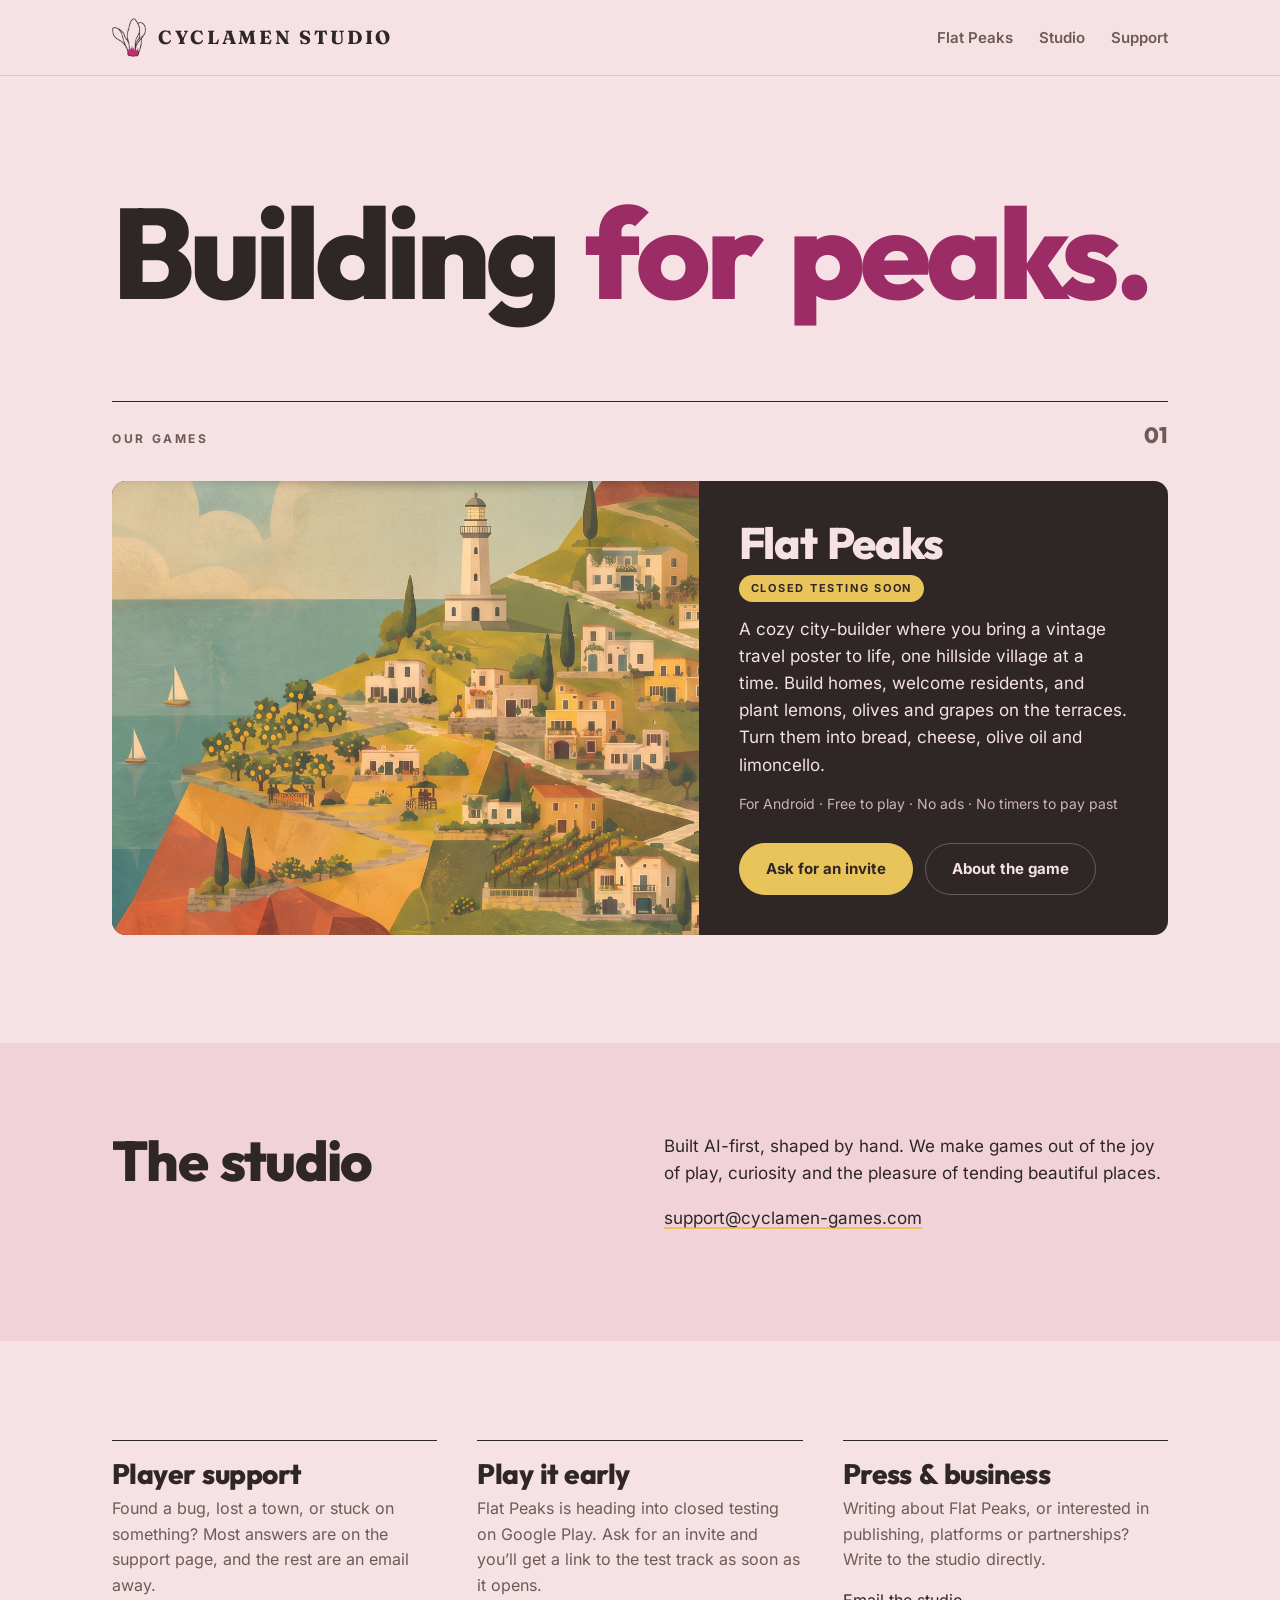
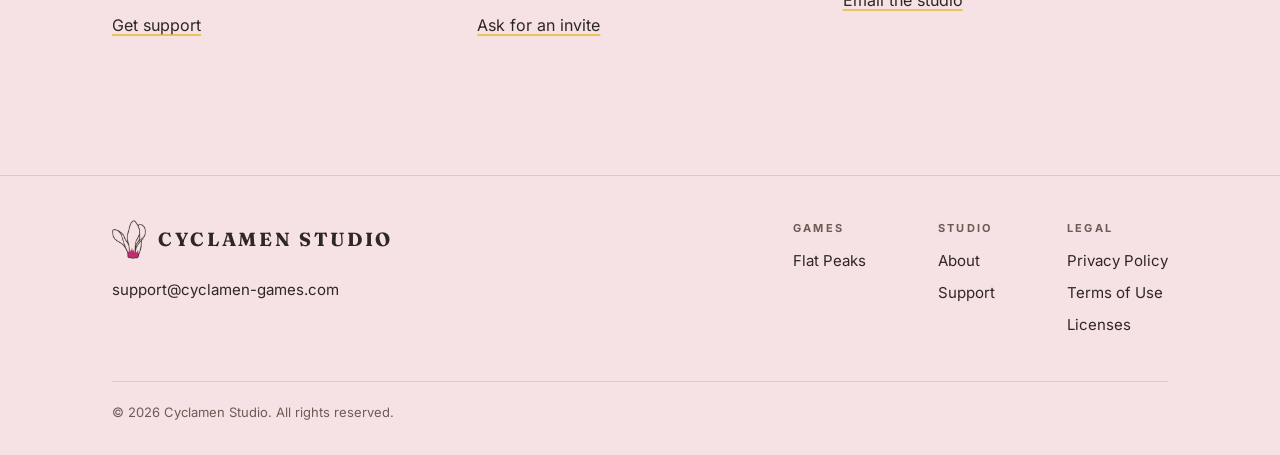
<file: index.html>
<!DOCTYPE html>
<html lang="en">
<head>
<meta charset="utf-8">
<meta name="viewport" content="width=device-width, initial-scale=1">
<title>Cyclamen Studio | Building for peaks</title>
<meta name="description" content="Cyclamen Studio makes games for curiosity and the joy of play. Our first is Flat Peaks, a cozy city-builder on a Mediterranean coast.">
<meta property="og:title" content="Cyclamen Studio">
<meta property="og:description" content="Building for peaks. Games for curiosity and the joy of play. Our first is Flat Peaks, a cozy city-builder where you bring a vintage travel poster to life.">
<meta property="og:type" content="website">
<meta property="og:url" content="https://cyclamen-games.com/">
<meta property="og:image" content="https://cyclamen-games.com/images/flat-peaks-og.jpg">
<meta name="twitter:card" content="summary_large_image">
<link rel="icon" href="/favicon.png" type="image/png">
<link rel="apple-touch-icon" href="/apple-touch-icon.png">
<link rel="stylesheet" href="style.css">
</head>
<body>

<header class="site-header">
  <div class="container">
    <a class="brand" href="/">
      <picture>
        <source srcset="/cyclamen-mark-dark.png" media="(prefers-color-scheme: dark)">
        <img class="brand-mark" src="/cyclamen-mark.png" alt="" width="40" height="46">
      </picture>
      <span class="brand-name">Cyclamen Studio</span>
    </a>
    <nav class="top-nav" aria-label="Main">
      <a href="/flat-peaks.html">Flat Peaks</a>
      <a href="/#studio">Studio</a>
      <a href="/support.html">Support</a>
    </nav>
  </div>
</header>

<main>

  <section class="container hero">
    <h1>Building <em>for peaks.</em></h1>
  </section>

  <section class="container" id="games">
    <div class="section-head">
      <h2>Our games</h2>
      <span class="count">01</span>
    </div>

    <article class="game-card">
      <a class="game-art" href="/flat-peaks.html" tabindex="-1" aria-hidden="true">
        <img src="/images/flat-peaks-card.jpg" alt="" width="1400" height="875">
      </a>
      <div class="game-body">
        <div class="game-title">
          <h3>Flat Peaks</h3>
          <span class="badge">Closed testing soon</span>
        </div>
        <p>
          A cozy city-builder where you bring a vintage travel poster to life,
          one hillside village at a time. Build homes, welcome residents, and
          plant lemons, olives and grapes on the terraces. Turn them into bread,
          cheese, olive oil and limoncello.
        </p>
        <p class="game-meta">For Android &middot; Free to play &middot; No ads &middot; No timers to pay past</p>
        <p class="actions">
          <a class="cta" href="mailto:support@cyclamen-games.com?subject=Flat%20Peaks%20test%20invite">Ask for an invite</a>
          <a class="cta cta--ghost" href="/flat-peaks.html">About the game</a>
        </p>
      </div>
    </article>
  </section>

  <section class="band" id="studio">
    <div class="container split">
      <h2 class="section-title">The studio</h2>
      <div>
        <p>
          Built AI-first, shaped by hand. We make games out of the joy of
          play, curiosity and the pleasure of tending beautiful places.
        </p>
        <p><a href="mailto:support@cyclamen-games.com">support@cyclamen-games.com</a></p>
      </div>
    </div>
  </section>

  <section class="container contacts">
    <div>
      <h3>Player support</h3>
      <p>Found a bug, lost a town, or stuck on something? Most answers are on the support page, and the rest are an email away.</p>
      <a class="link" href="/support.html">Get support</a>
    </div>
    <div>
      <h3>Play it early</h3>
      <p>Flat Peaks is heading into closed testing on Google Play. Ask for an invite and you&rsquo;ll get a link to the test track as soon as it opens.</p>
      <a class="link" href="mailto:support@cyclamen-games.com?subject=Flat%20Peaks%20test%20invite">Ask for an invite</a>
    </div>
    <div>
      <h3>Press &amp; business</h3>
      <p>Writing about Flat Peaks, or interested in publishing, platforms or partnerships? Write to the studio directly.</p>
      <a class="link" href="mailto:support@cyclamen-games.com">Email the studio</a>
    </div>
  </section>

</main>

<footer class="site-footer">
  <div class="container footer-top">
    <div class="footer-brand">
      <a class="brand" href="/">
        <picture>
          <source srcset="/cyclamen-mark-dark.png" media="(prefers-color-scheme: dark)">
          <img class="brand-mark" src="/cyclamen-mark.png" alt="" width="40" height="46">
        </picture>
        <span class="brand-name">Cyclamen Studio</span>
      </a>
      <p><a href="mailto:support@cyclamen-games.com">support@cyclamen-games.com</a></p>
    </div>
    <div class="footer-cols">
      <div>
        <h4>Games</h4>
        <ul>
          <li><a href="/flat-peaks.html">Flat Peaks</a></li>
        </ul>
      </div>
      <div>
        <h4>Studio</h4>
        <ul>
          <li><a href="/#studio">About</a></li>
          <li><a href="/support.html">Support</a></li>
        </ul>
      </div>
      <div>
        <h4>Legal</h4>
        <ul>
          <li><a href="/privacy.html">Privacy Policy</a></li>
          <li><a href="/terms.html">Terms of Use</a></li>
          <li><a href="/licenses.html">Licenses</a></li>
        </ul>
      </div>
    </div>
  </div>
  <div class="container footer-bottom">
    <p>&copy; 2026 Cyclamen Studio. All rights reserved.</p>
  </div>
</footer>
</body>
</html>
</file>
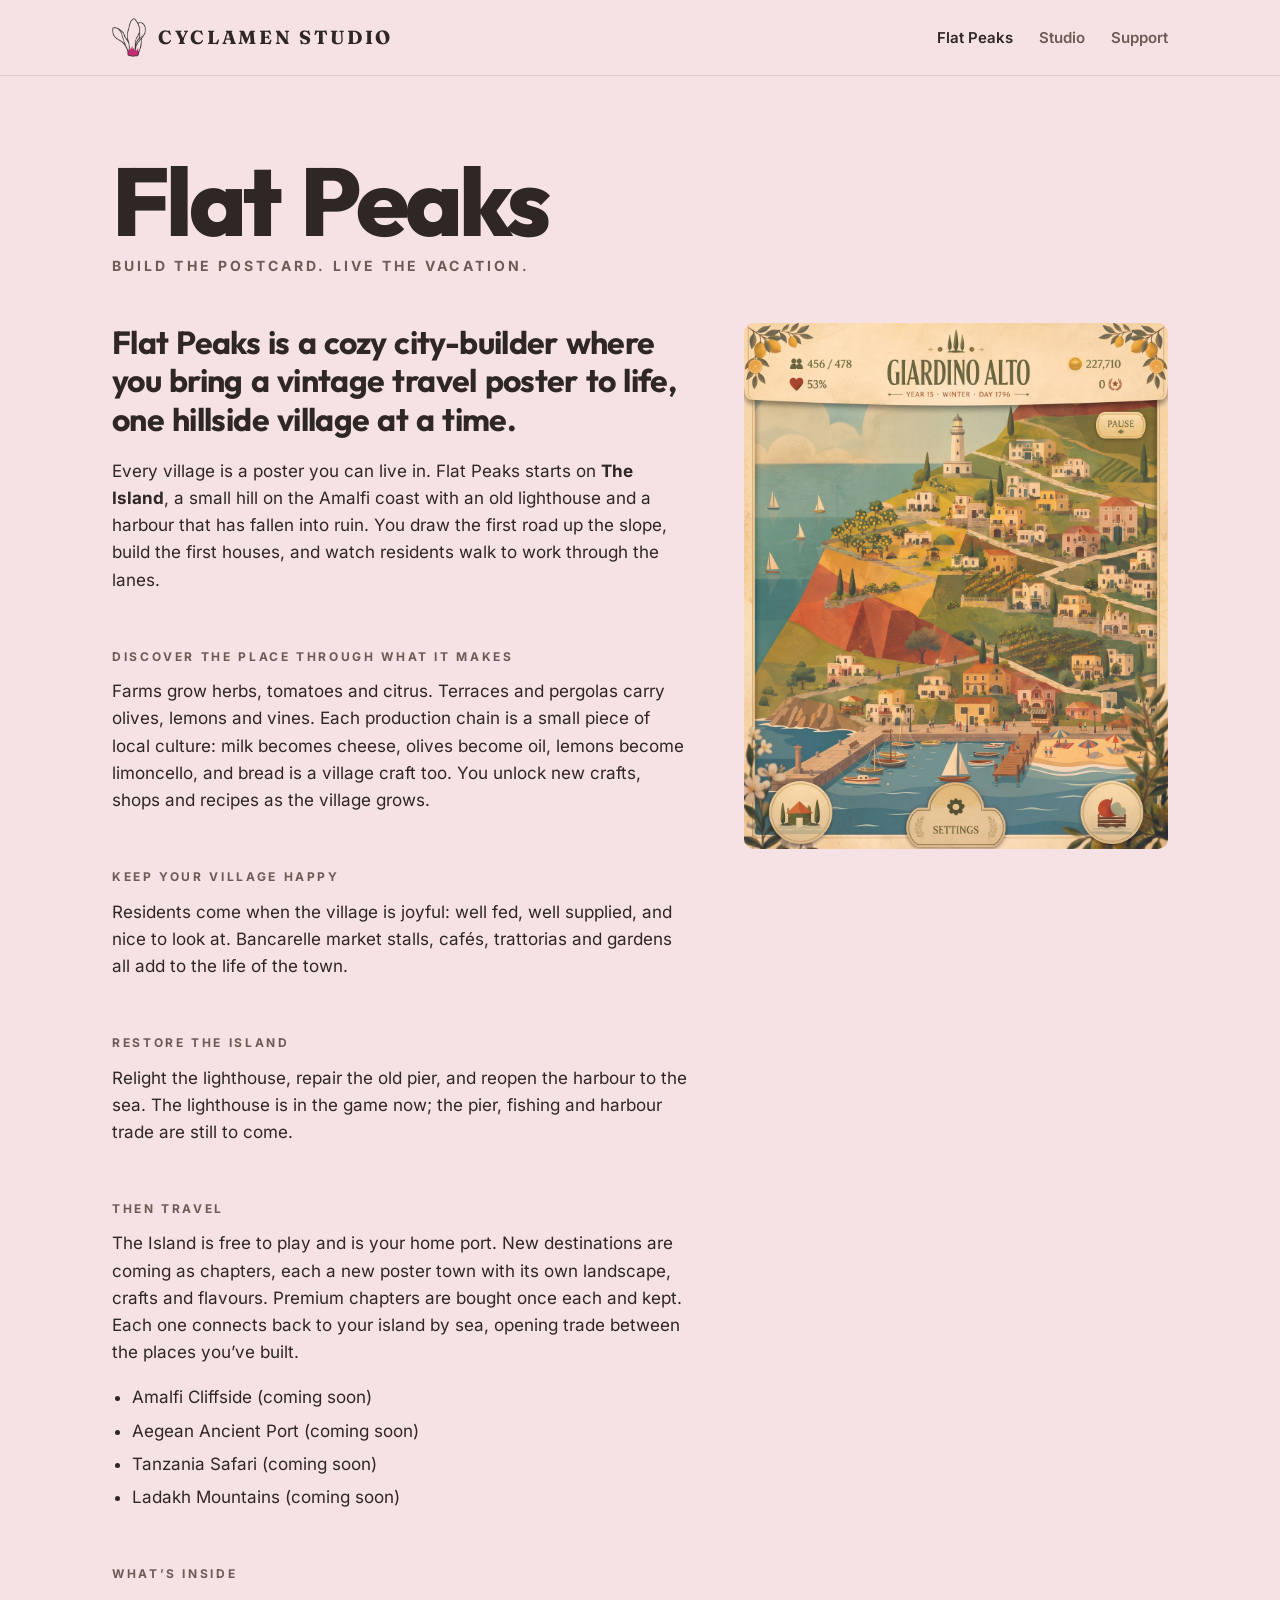
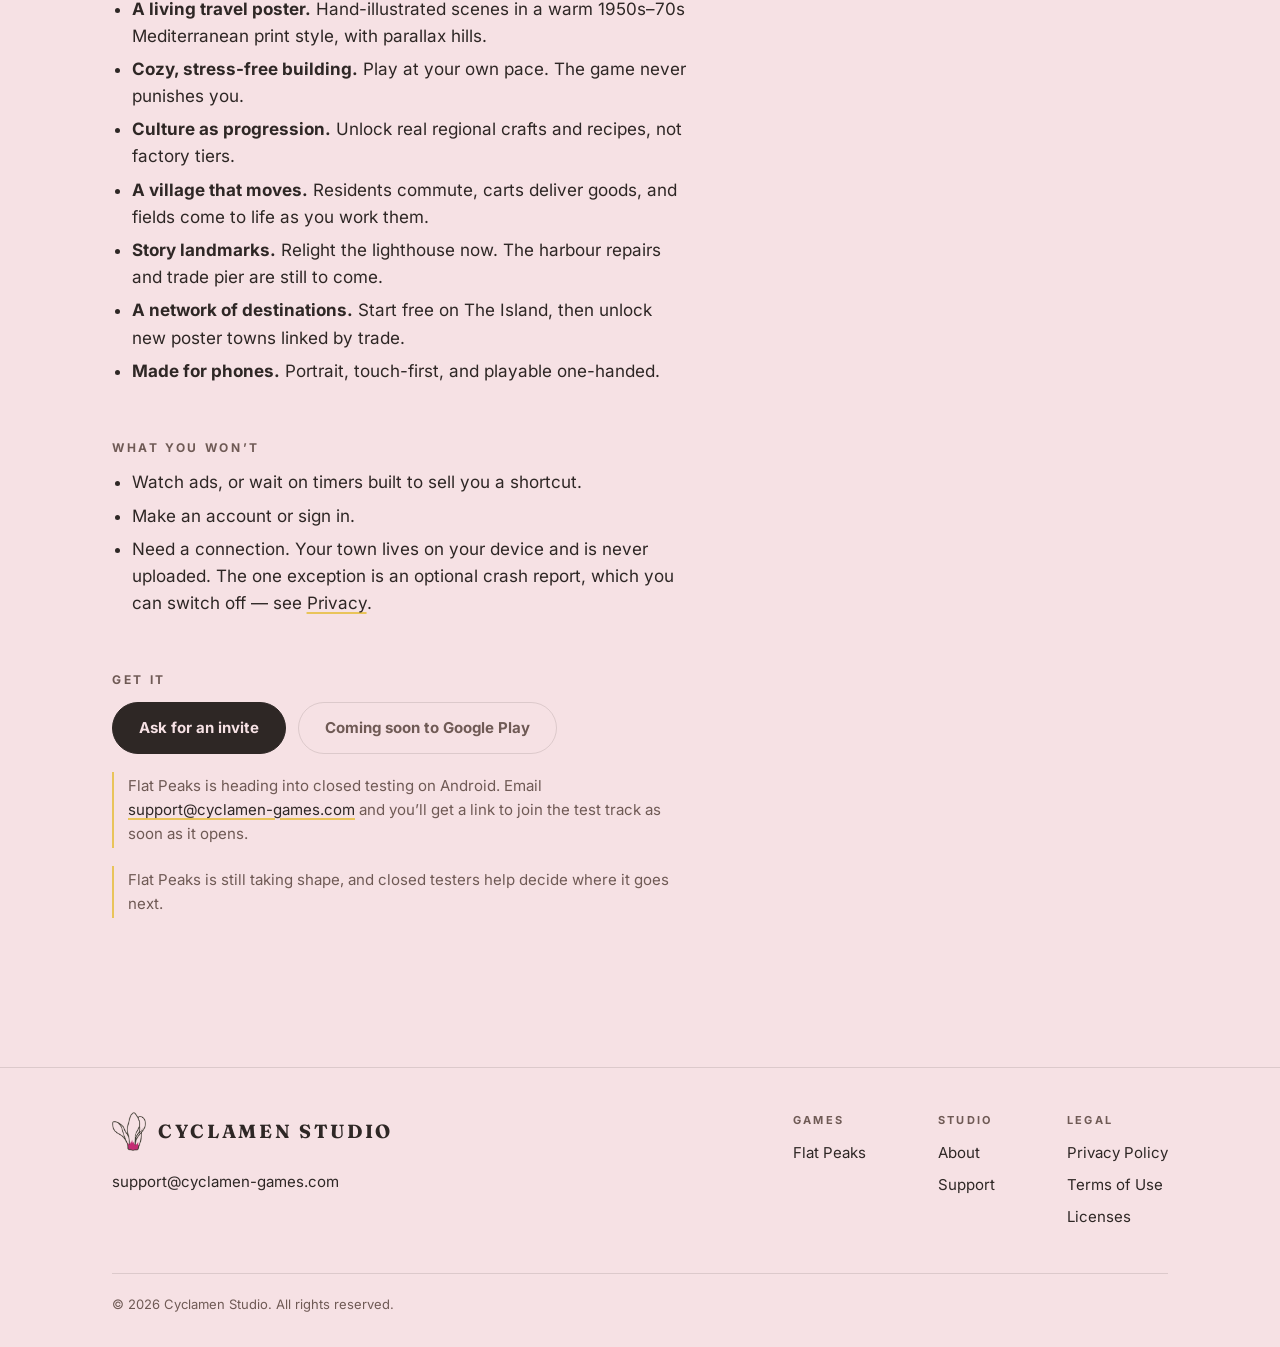
<file: flat-peaks.html>
<!DOCTYPE html>
<html lang="en">
<head>
<meta charset="utf-8">
<meta name="viewport" content="width=device-width, initial-scale=1">
<title>Flat Peaks | A cozy city-builder in a travel poster</title>
<meta name="description" content="Flat Peaks is a cozy city-builder where you bring a vintage travel poster to life, one hillside village at a time. Draw a road up a sunny hill, build homes, and turn lemons, olives and grapes into bread, cheese, oil and limoncello. Free to play, no ads, no wait-or-pay timers, plays offline.">
<meta property="og:title" content="Flat Peaks">
<meta property="og:description" content="A cozy city-builder where you bring a vintage travel poster to life, one hillside village at a time. Free to play, no ads, plays offline.">
<meta property="og:type" content="website">
<meta property="og:url" content="https://cyclamen-games.com/flat-peaks.html">
<meta property="og:image" content="https://cyclamen-games.com/images/flat-peaks-og.jpg">
<meta name="twitter:card" content="summary_large_image">
<link rel="icon" href="/favicon.png" type="image/png">
<link rel="apple-touch-icon" href="/apple-touch-icon.png">
<link rel="stylesheet" href="style.css">
</head>
<body>

<header class="site-header">
  <div class="container">
    <a class="brand" href="/">
      <picture>
        <source srcset="/cyclamen-mark-dark.png" media="(prefers-color-scheme: dark)">
        <img class="brand-mark" src="/cyclamen-mark.png" alt="" width="40" height="46">
      </picture>
      <span class="brand-name">Cyclamen Studio</span>
    </a>
    <nav class="top-nav" aria-label="Main">
      <a href="/flat-peaks.html" aria-current="page">Flat Peaks</a>
      <a href="/#studio">Studio</a>
      <a href="/support.html">Support</a>
    </nav>
  </div>
</header>

<main class="wrap">

  <h1 class="wordmark">Flat Peaks</h1>
  <p class="tagline">Build the postcard. Live the vacation.</p>

  <div class="game-page">
    <figure class="art">
      <img src="/images/flat-peaks.jpg" width="1200" height="1490"
           alt="A hillside town in Flat Peaks: whitewashed houses and lemon groves on terraced slopes, a lighthouse above, and a harbour with sailing boats below, drawn like a vintage travel poster.">
    </figure>

    <div class="copy">
      <p class="lede">
        Flat Peaks is a cozy city-builder where you bring a vintage travel poster to life, one hillside village at a time.
      </p>

      <p>
        Every village is a poster you can live in. Flat Peaks starts on <strong>The Island</strong>,
        a small hill on the Amalfi coast with an old lighthouse and a harbour that has fallen
        into ruin. You draw the first road up the slope, build the first houses, and watch
        residents walk to work through the lanes.
      </p>

      <h2>Discover the place through what it makes</h2>
      <p>
        Farms grow herbs, tomatoes and citrus. Terraces and pergolas carry olives, lemons and
        vines. Each production chain is a small piece of local culture: milk becomes cheese,
        olives become oil, lemons become limoncello, and bread is a village craft too. You
        unlock new crafts, shops and recipes as the village grows.
      </p>

      <h2>Keep your village happy</h2>
      <p>
        Residents come when the village is joyful: well fed, well supplied, and nice to look at.
        Bancarelle market stalls, cafés, trattorias and gardens all add to the life of the town.
      </p>

      <h2>Restore the island</h2>
      <p>
        Relight the lighthouse, repair the old pier, and reopen the harbour to the sea. The
        lighthouse is in the game now; the pier, fishing and harbour trade are still to come.
      </p>

      <h2>Then travel</h2>
      <p>
        The Island is free to play and is your home port. New destinations are coming as
        chapters, each a new poster town with its own landscape, crafts and flavours. Premium
        chapters are bought once each and kept. Each one connects back to your island by sea,
        opening trade between the places you&rsquo;ve built.
      </p>
      <ul>
        <li>Amalfi Cliffside (coming soon)</li>
        <li>Aegean Ancient Port (coming soon)</li>
        <li>Tanzania Safari (coming soon)</li>
        <li>Ladakh Mountains (coming soon)</li>
      </ul>

      <h2>What&rsquo;s inside</h2>
      <ul>
        <li><strong>A living travel poster.</strong> Hand-illustrated scenes in a warm 1950s&ndash;70s Mediterranean print style, with parallax hills.</li>
        <li><strong>Cozy, stress-free building.</strong> Play at your own pace. The game never punishes you.</li>
        <li><strong>Culture as progression.</strong> Unlock real regional crafts and recipes, not factory tiers.</li>
        <li><strong>A village that moves.</strong> Residents commute, carts deliver goods, and fields come to life as you work them.</li>
        <li><strong>Story landmarks.</strong> Relight the lighthouse now. The harbour repairs and trade pier are still to come.</li>
        <li><strong>A network of destinations.</strong> Start free on The Island, then unlock new poster towns linked by trade.</li>
        <li><strong>Made for phones.</strong> Portrait, touch-first, and playable one-handed.</li>
      </ul>

      <h2>What you won&rsquo;t</h2>
      <ul>
        <li>Watch ads, or wait on timers built to sell you a shortcut.</li>
        <li>Make an account or sign in.</li>
        <li>Need a connection. Your town lives on your device and is never uploaded. The one exception is an optional crash report, which you can switch off &mdash; see <a href="/privacy.html">Privacy</a>.</li>
      </ul>

      <h2>Get it</h2>
      <p class="actions">
        <a class="cta" href="mailto:support@cyclamen-games.com?subject=Flat%20Peaks%20test%20invite">Ask for an invite</a>
        <span class="cta cta--soon">Coming soon to Google Play</span>
      </p>
      <p class="note">
        Flat Peaks is heading into closed testing on Android. Email
        <a href="mailto:support@cyclamen-games.com">support@cyclamen-games.com</a>
        and you&rsquo;ll get a link to join the test track as soon as it opens.
      </p>
      <p class="note">
        Flat Peaks is still taking shape, and closed testers help decide where it goes next.
      </p>

    </div>
  </div>

</main>

<footer class="site-footer">
  <div class="container footer-top">
    <div class="footer-brand">
      <a class="brand" href="/">
        <picture>
          <source srcset="/cyclamen-mark-dark.png" media="(prefers-color-scheme: dark)">
          <img class="brand-mark" src="/cyclamen-mark.png" alt="" width="40" height="46">
        </picture>
        <span class="brand-name">Cyclamen Studio</span>
      </a>
      <p><a href="mailto:support@cyclamen-games.com">support@cyclamen-games.com</a></p>
    </div>
    <div class="footer-cols">
      <div>
        <h4>Games</h4>
        <ul>
          <li><a href="/flat-peaks.html">Flat Peaks</a></li>
        </ul>
      </div>
      <div>
        <h4>Studio</h4>
        <ul>
          <li><a href="/#studio">About</a></li>
          <li><a href="/support.html">Support</a></li>
        </ul>
      </div>
      <div>
        <h4>Legal</h4>
        <ul>
          <li><a href="/privacy.html">Privacy Policy</a></li>
          <li><a href="/terms.html">Terms of Use</a></li>
          <li><a href="/licenses.html">Licenses</a></li>
        </ul>
      </div>
    </div>
  </div>
  <div class="container footer-bottom">
    <p>&copy; 2026 Cyclamen Studio. All rights reserved.</p>
  </div>
</footer>
</body>
</html>
</file>
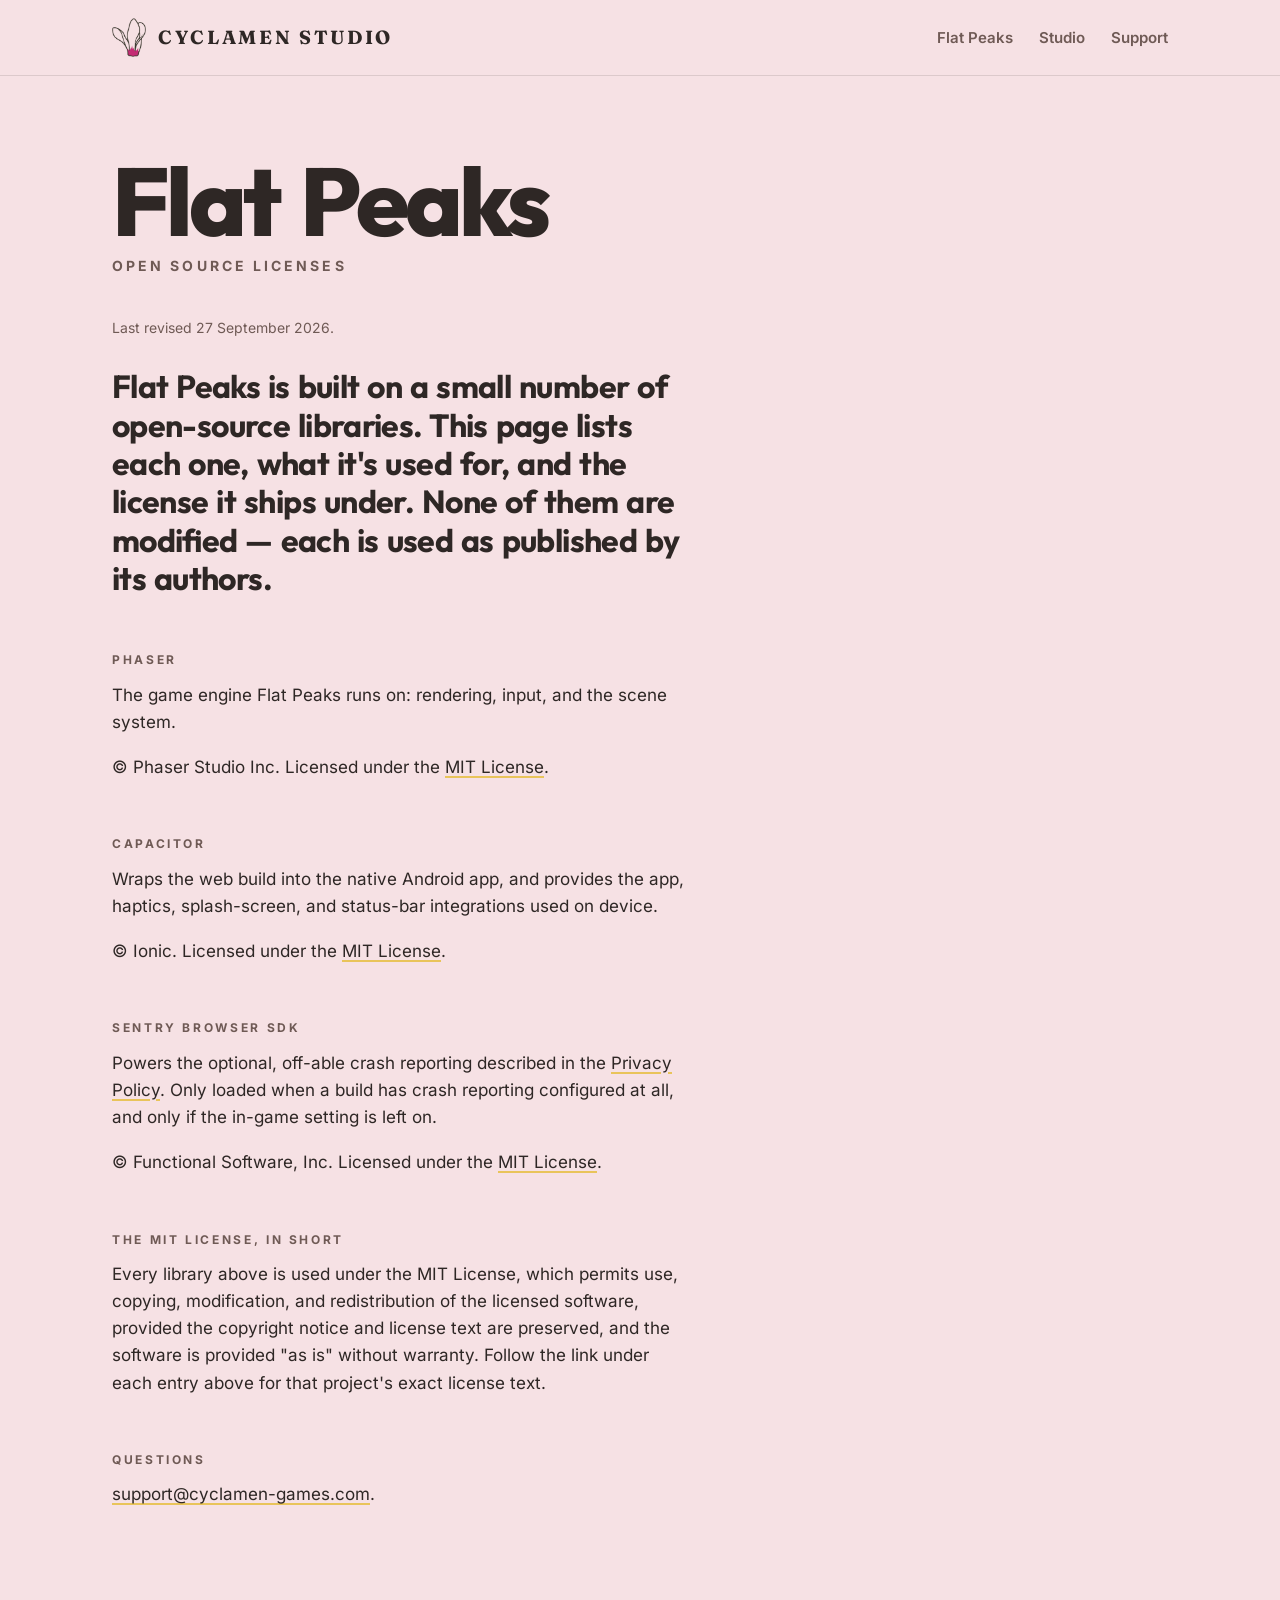
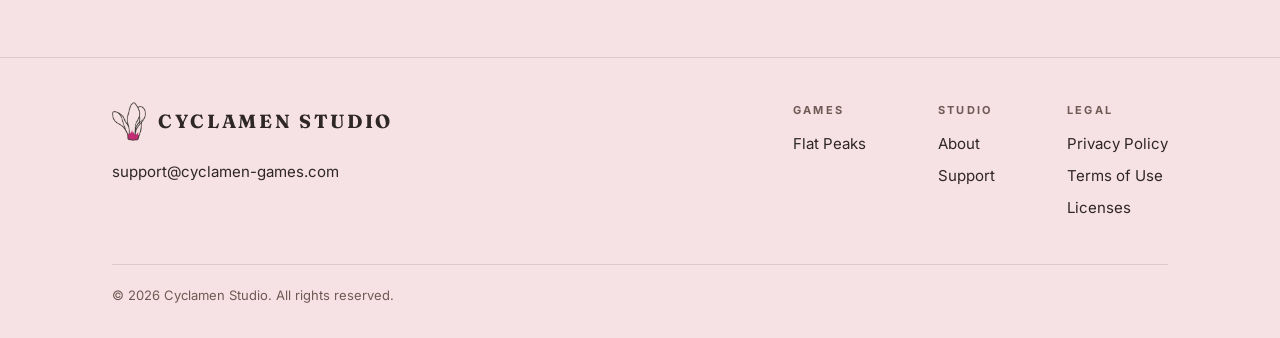
<file: licenses.html>
<!DOCTYPE html>
<html lang="en">
<head>
<meta charset="utf-8">
<meta name="viewport" content="width=device-width, initial-scale=1">
<title>Open Source Licenses | Flat Peaks</title>
<meta name="description" content="Open-source libraries used to build Flat Peaks, and the license each is used under.">
<link rel="icon" href="/favicon.png" type="image/png">
<link rel="apple-touch-icon" href="/apple-touch-icon.png">
<link rel="stylesheet" href="style.css">
</head>
<body>

<header class="site-header">
  <div class="container">
    <a class="brand" href="/">
      <picture>
        <source srcset="/cyclamen-mark-dark.png" media="(prefers-color-scheme: dark)">
        <img class="brand-mark" src="/cyclamen-mark.png" alt="" width="40" height="46">
      </picture>
      <span class="brand-name">Cyclamen Studio</span>
    </a>
    <nav class="top-nav" aria-label="Main">
      <a href="/flat-peaks.html">Flat Peaks</a>
      <a href="/#studio">Studio</a>
      <a href="/support.html">Support</a>
    </nav>
  </div>
</header>

<main class="wrap">

  <h1 class="wordmark">Flat Peaks</h1>
  <p class="tagline">Open Source Licenses</p>

  <p class="updated">Last revised 27 September 2026.</p>

  <p class="lede">
    Flat Peaks is built on a small number of open-source libraries. This page
    lists each one, what it's used for, and the license it ships under. None of
    them are modified &mdash; each is used as published by its authors.
  </p>

  <h2>Phaser</h2>
  <p>
    The game engine Flat Peaks runs on: rendering, input, and the scene system.
  </p>
  <p>
    &copy; Phaser Studio Inc. Licensed under the
    <a href="https://github.com/phaserjs/phaser/blob/master/license.txt">MIT License</a>.
  </p>

  <h2>Capacitor</h2>
  <p>
    Wraps the web build into the native Android app, and provides the app,
    haptics, splash-screen, and status-bar integrations used on device.
  </p>
  <p>
    &copy; Ionic. Licensed under the
    <a href="https://github.com/ionic-team/capacitor/blob/main/LICENSE">MIT License</a>.
  </p>

  <h2>Sentry Browser SDK</h2>
  <p>
    Powers the optional, off-able crash reporting described in the
    <a href="/privacy.html">Privacy Policy</a>. Only loaded when a build has crash
    reporting configured at all, and only if the in-game setting is left on.
  </p>
  <p>
    &copy; Functional Software, Inc. Licensed under the
    <a href="https://github.com/getsentry/sentry-javascript/blob/master/LICENSE">MIT License</a>.
  </p>

  <h2>The MIT License, in short</h2>
  <p>
    Every library above is used under the MIT License, which permits use,
    copying, modification, and redistribution of the licensed software, provided
    the copyright notice and license text are preserved, and the software is
    provided "as is" without warranty. Follow the link under each entry above for
    that project's exact license text.
  </p>

  <h2>Questions</h2>
  <p>
    <a href="mailto:support@cyclamen-games.com">support@cyclamen-games.com</a>.
  </p>

</main>

<footer class="site-footer">
  <div class="container footer-top">
    <div class="footer-brand">
      <a class="brand" href="/">
        <picture>
          <source srcset="/cyclamen-mark-dark.png" media="(prefers-color-scheme: dark)">
          <img class="brand-mark" src="/cyclamen-mark.png" alt="" width="40" height="46">
        </picture>
        <span class="brand-name">Cyclamen Studio</span>
      </a>
      <p><a href="mailto:support@cyclamen-games.com">support@cyclamen-games.com</a></p>
    </div>
    <div class="footer-cols">
      <div>
        <h4>Games</h4>
        <ul>
          <li><a href="/flat-peaks.html">Flat Peaks</a></li>
        </ul>
      </div>
      <div>
        <h4>Studio</h4>
        <ul>
          <li><a href="/#studio">About</a></li>
          <li><a href="/support.html">Support</a></li>
        </ul>
      </div>
      <div>
        <h4>Legal</h4>
        <ul>
          <li><a href="/privacy.html">Privacy Policy</a></li>
          <li><a href="/terms.html">Terms of Use</a></li>
          <li><a href="/licenses.html">Licenses</a></li>
        </ul>
      </div>
    </div>
  </div>
  <div class="container footer-bottom">
    <p>&copy; 2026 Cyclamen Studio. All rights reserved.</p>
  </div>
</footer>
</body>
</html>
</file>
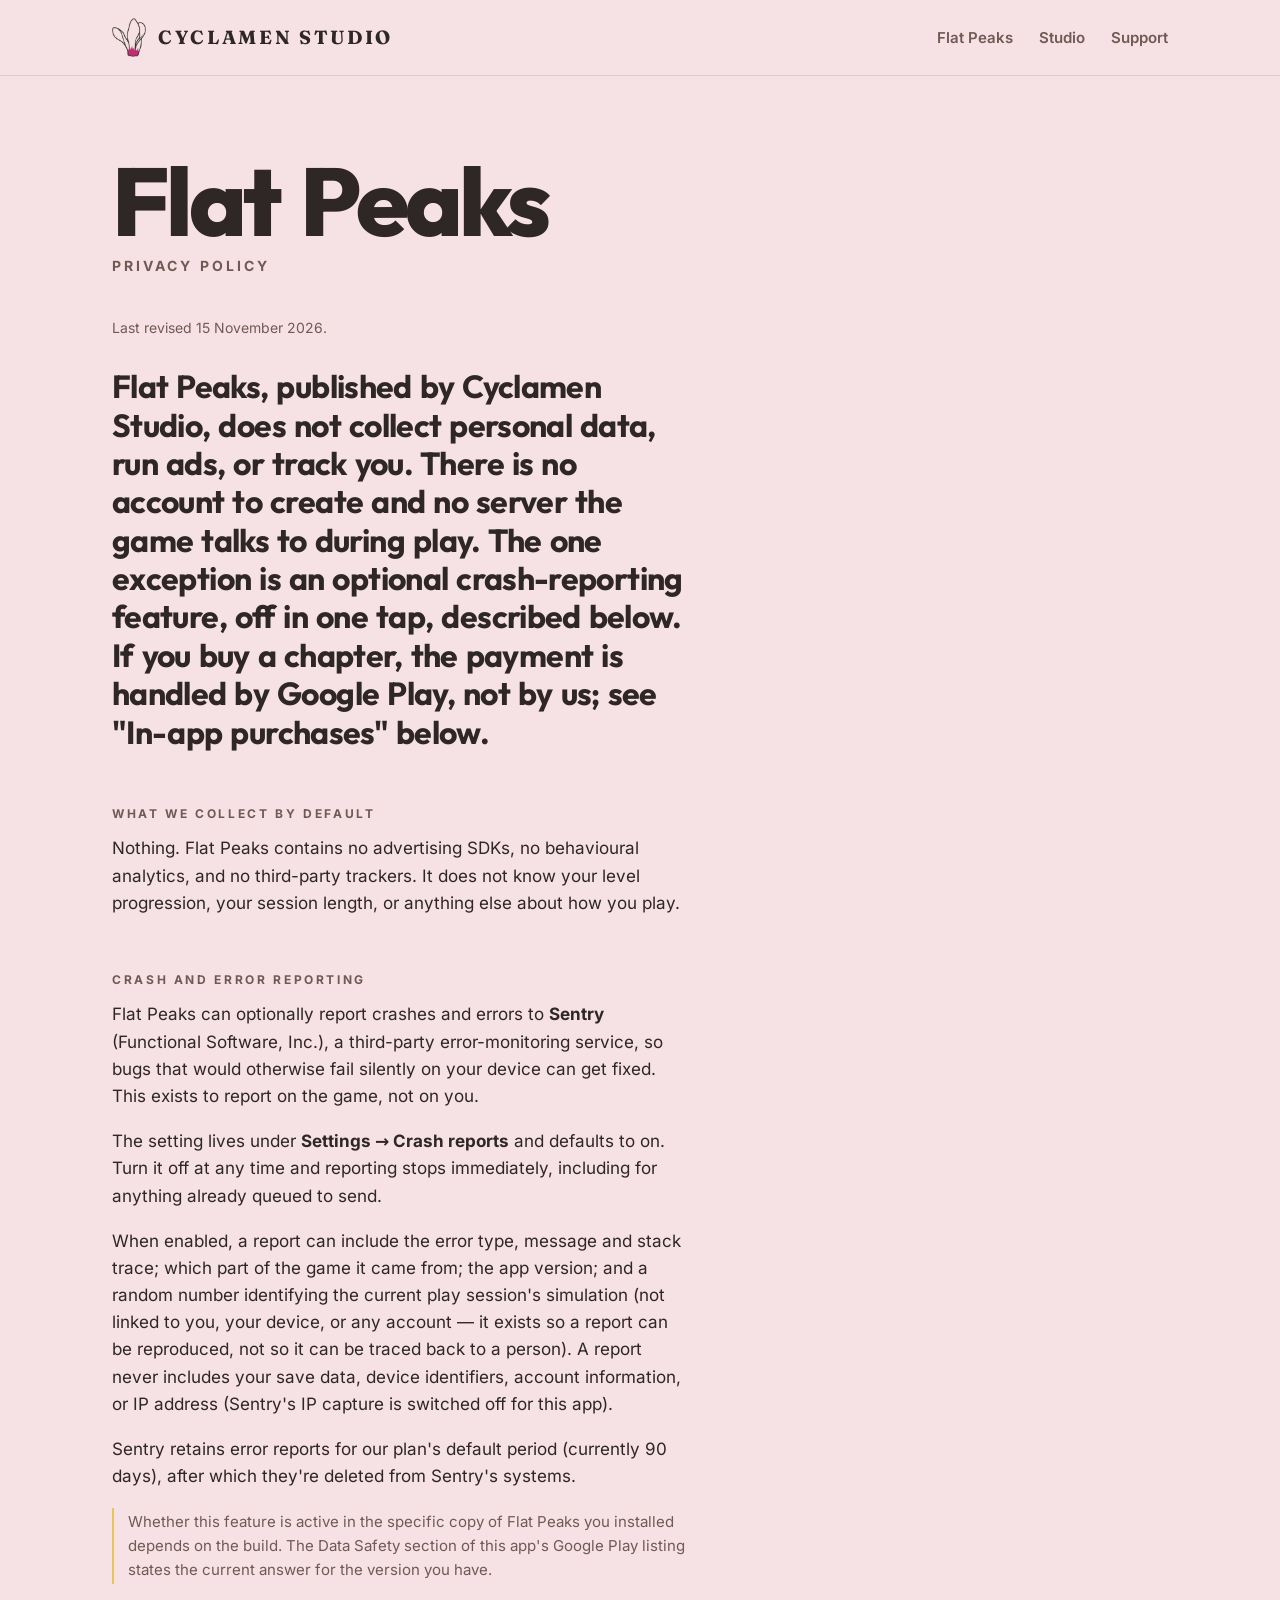
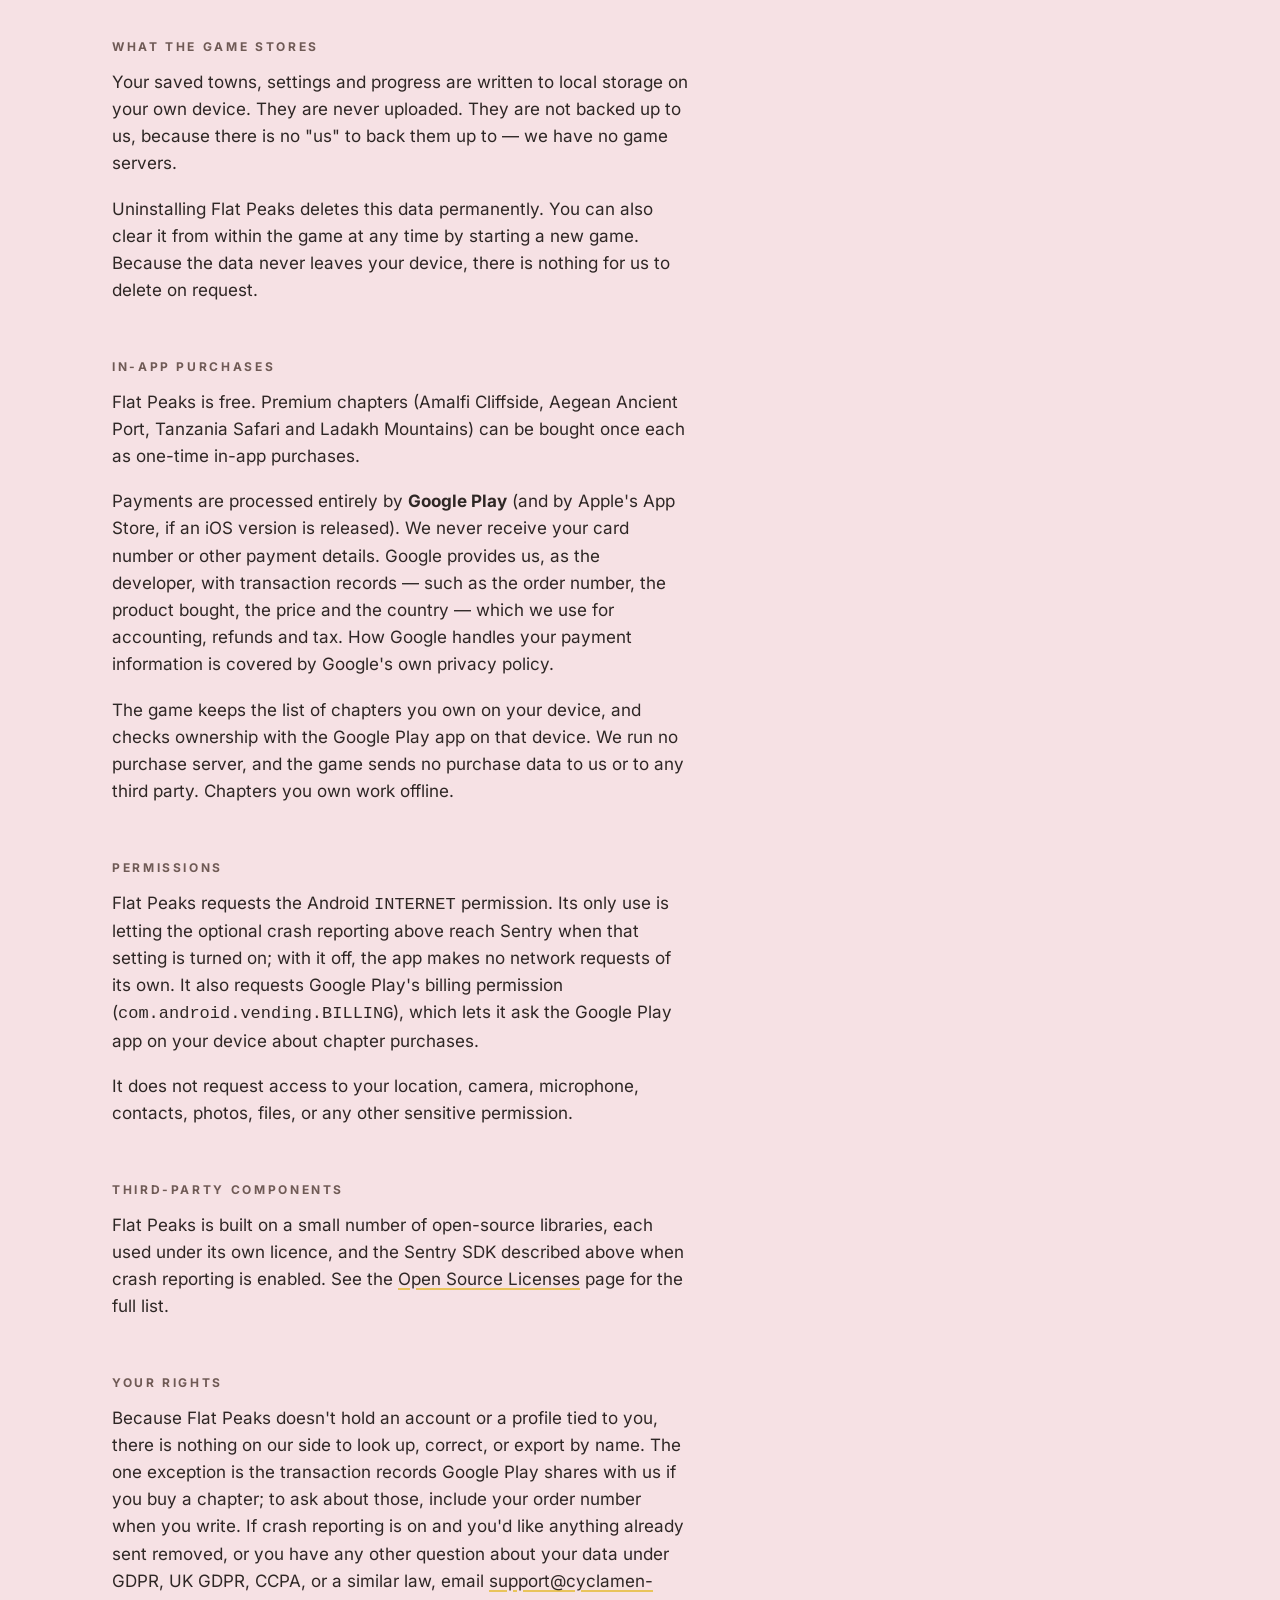
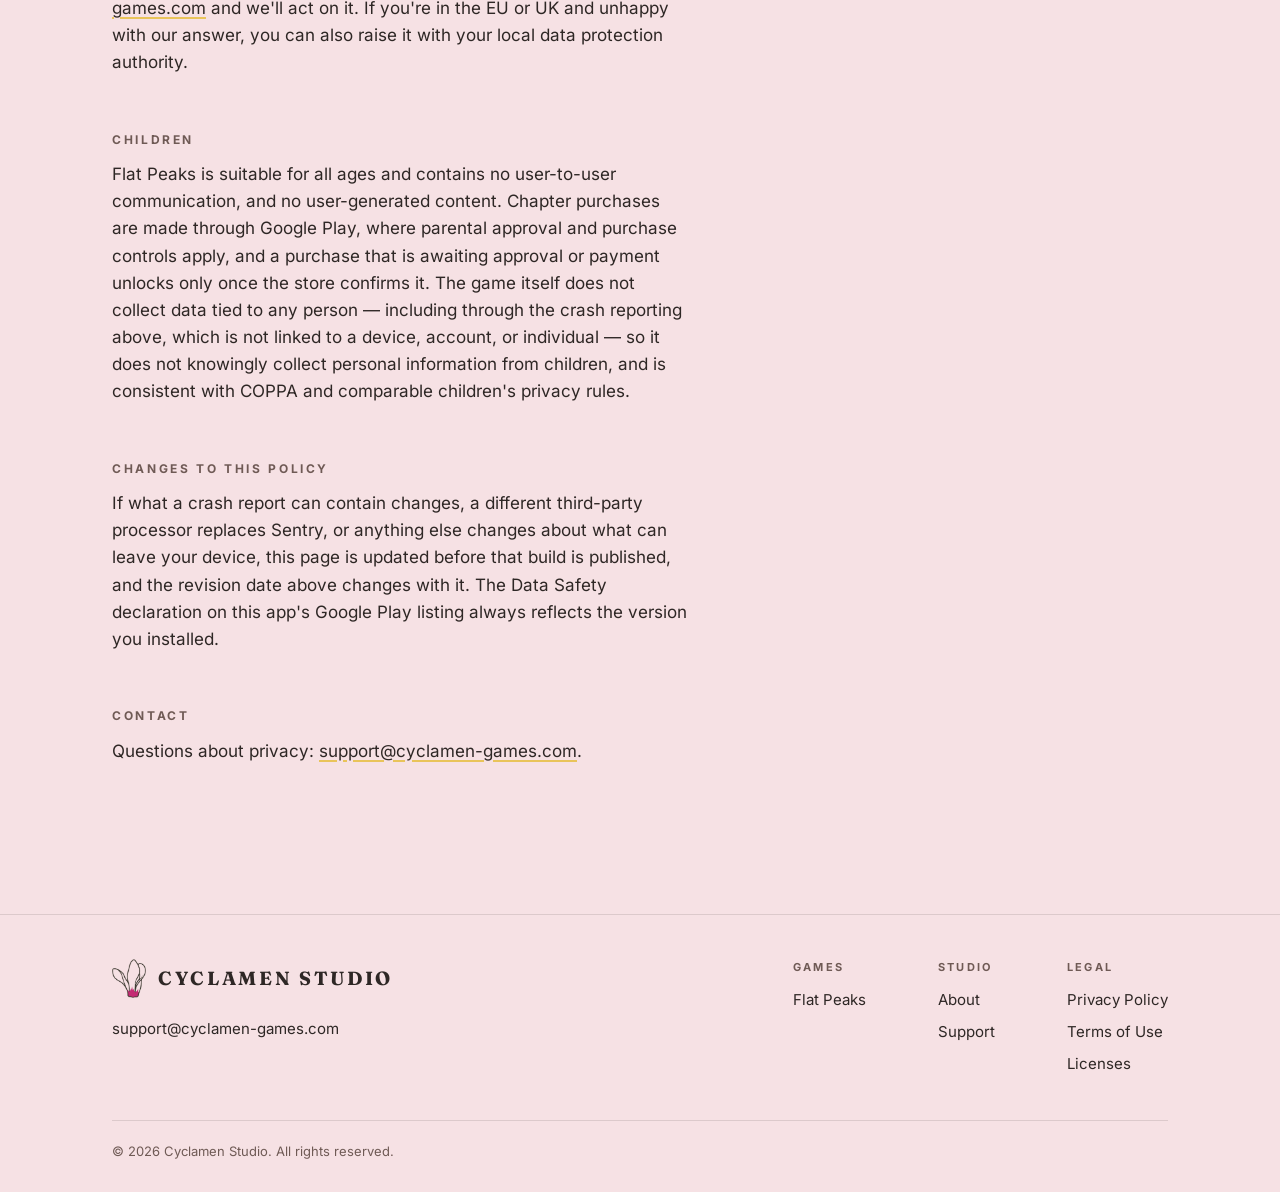
<file: privacy.html>
<!DOCTYPE html>
<html lang="en">
<head>
<meta charset="utf-8">
<meta name="viewport" content="width=device-width, initial-scale=1">
<title>Privacy Policy | Flat Peaks</title>
<meta name="description" content="What Flat Peaks collects by default (nothing) and what its optional, off-able crash reporting sends when you leave it on.">
<link rel="icon" href="/favicon.png" type="image/png">
<link rel="apple-touch-icon" href="/apple-touch-icon.png">
<link rel="stylesheet" href="style.css">
</head>
<body>

<header class="site-header">
  <div class="container">
    <a class="brand" href="/">
      <picture>
        <source srcset="/cyclamen-mark-dark.png" media="(prefers-color-scheme: dark)">
        <img class="brand-mark" src="/cyclamen-mark.png" alt="" width="40" height="46">
      </picture>
      <span class="brand-name">Cyclamen Studio</span>
    </a>
    <nav class="top-nav" aria-label="Main">
      <a href="/flat-peaks.html">Flat Peaks</a>
      <a href="/#studio">Studio</a>
      <a href="/support.html">Support</a>
    </nav>
  </div>
</header>

<main class="wrap">

  <h1 class="wordmark">Flat Peaks</h1>
  <p class="tagline">Privacy Policy</p>

  <p class="updated">Last revised 15 November 2026.</p>

  <p class="lede">
    Flat Peaks, published by Cyclamen Studio, does not collect personal data, run
    ads, or track you. There is no account to create and no server the game talks
    to during play. The one exception is an optional crash-reporting feature,
    off in one tap, described below. If you buy a chapter, the payment is
    handled by Google Play, not by us; see "In-app purchases" below.
  </p>

  <h2>What we collect by default</h2>
  <p>
    Nothing. Flat Peaks contains no advertising SDKs, no behavioural analytics,
    and no third-party trackers. It does not know your level progression, your
    session length, or anything else about how you play.
  </p>

  <h2>Crash and error reporting</h2>
  <p>
    Flat Peaks can optionally report crashes and errors to <strong>Sentry</strong>
    (Functional Software, Inc.), a third-party error-monitoring service, so bugs
    that would otherwise fail silently on your device can get fixed. This exists
    to report on the game, not on you.
  </p>
  <p>
    The setting lives under <strong>Settings &rarr; Crash reports</strong> and
    defaults to on. Turn it off at any time and reporting stops immediately,
    including for anything already queued to send.
  </p>
  <p>
    When enabled, a report can include the error type, message and stack trace;
    which part of the game it came from; the app version; and a random number
    identifying the current play session's simulation (not linked to you, your
    device, or any account &mdash; it exists so a report can be reproduced, not
    so it can be traced back to a person). A report never includes your save
    data, device identifiers, account information, or IP address (Sentry's IP
    capture is switched off for this app).
  </p>
  <p>
    Sentry retains error reports for our plan's default period (currently 90
    days), after which they're deleted from Sentry's systems.
  </p>
  <p class="note">
    Whether this feature is active in the specific copy of Flat Peaks you
    installed depends on the build. The Data Safety section of this app's
    Google Play listing states the current answer for the version you have.
  </p>

  <h2>What the game stores</h2>
  <p>
    Your saved towns, settings and progress are written to local storage on your
    own device. They are never uploaded. They are not backed up to us, because
    there is no "us" to back them up to &mdash; we have no game servers.
  </p>
  <p>
    Uninstalling Flat Peaks deletes this data permanently. You can also clear it
    from within the game at any time by starting a new game. Because the data never
    leaves your device, there is nothing for us to delete on request.
  </p>

  <h2>In-app purchases</h2>
  <p>
    Flat Peaks is free. Premium chapters (Amalfi Cliffside, Aegean Ancient
    Port, Tanzania Safari and Ladakh Mountains) can be bought once each as
    one-time in-app purchases.
  </p>
  <p>
    Payments are processed entirely by <strong>Google Play</strong> (and by
    Apple's App Store, if an iOS version is released). We never receive your
    card number or other payment details. Google provides us, as the
    developer, with transaction records &mdash; such as the order number, the
    product bought, the price and the country &mdash; which we use for
    accounting, refunds and tax. How Google handles your payment information
    is covered by Google's own privacy policy.
  </p>
  <p>
    The game keeps the list of chapters you own on your device, and checks
    ownership with the Google Play app on that device. We run no purchase
    server, and the game sends no purchase data to us or to any third party.
    Chapters you own work offline.
  </p>

  <h2>Permissions</h2>
  <p>
    Flat Peaks requests the Android <code>INTERNET</code> permission. Its
    only use is letting the optional crash reporting above reach Sentry when
    that setting is turned on; with it off, the app makes no network requests
    of its own. It also requests Google Play's billing permission
    (<code>com.android.vending.BILLING</code>), which lets it ask the Google
    Play app on your device about chapter purchases.
  </p>
  <p>
    It does not request access to your location, camera, microphone, contacts,
    photos, files, or any other sensitive permission.
  </p>

  <h2>Third-party components</h2>
  <p>
    Flat Peaks is built on a small number of open-source libraries, each used
    under its own licence, and the Sentry SDK described above when crash
    reporting is enabled. See the
    <a href="/licenses.html">Open Source Licenses</a> page for the full list.
  </p>

  <h2>Your rights</h2>
  <p>
    Because Flat Peaks doesn't hold an account or a profile tied to you, there
    is nothing on our side to look up, correct, or export by name. The one
    exception is the transaction records Google Play shares with us if you buy
    a chapter; to ask about those, include your order number when you write.
    If crash
    reporting is on and you'd like anything already sent removed, or you have
    any other question about your data under GDPR, UK GDPR, CCPA, or a similar
    law, email <a href="mailto:support@cyclamen-games.com">support@cyclamen-games.com</a>
    and we'll act on it. If you're in the EU or UK and unhappy with our
    answer, you can also raise it with your local data protection authority.
  </p>

  <h2>Children</h2>
  <p>
    Flat Peaks is suitable for all ages and contains no user-to-user communication,
    and no user-generated content. Chapter purchases are made through Google
    Play, where parental approval and purchase controls apply, and a purchase
    that is awaiting approval or payment unlocks only once the store confirms
    it. The game itself does not collect data tied to
    any person &mdash; including through the crash reporting above, which is not
    linked to a device, account, or individual &mdash; so it does not knowingly
    collect personal information from children, and is consistent with COPPA and
    comparable children's privacy rules.
  </p>

  <h2>Changes to this policy</h2>
  <p>
    If what a crash report can contain changes, a different third-party
    processor replaces Sentry, or anything else changes about what can leave
    your device, this page is updated before that build is published, and the
    revision date above changes with it. The Data Safety declaration on this
    app's Google Play listing always reflects the version you installed.
  </p>

  <h2>Contact</h2>
  <p>
    Questions about privacy: <a href="mailto:support@cyclamen-games.com">support@cyclamen-games.com</a>.
  </p>

</main>

<footer class="site-footer">
  <div class="container footer-top">
    <div class="footer-brand">
      <a class="brand" href="/">
        <picture>
          <source srcset="/cyclamen-mark-dark.png" media="(prefers-color-scheme: dark)">
          <img class="brand-mark" src="/cyclamen-mark.png" alt="" width="40" height="46">
        </picture>
        <span class="brand-name">Cyclamen Studio</span>
      </a>
      <p><a href="mailto:support@cyclamen-games.com">support@cyclamen-games.com</a></p>
    </div>
    <div class="footer-cols">
      <div>
        <h4>Games</h4>
        <ul>
          <li><a href="/flat-peaks.html">Flat Peaks</a></li>
        </ul>
      </div>
      <div>
        <h4>Studio</h4>
        <ul>
          <li><a href="/#studio">About</a></li>
          <li><a href="/support.html">Support</a></li>
        </ul>
      </div>
      <div>
        <h4>Legal</h4>
        <ul>
          <li><a href="/privacy.html">Privacy Policy</a></li>
          <li><a href="/terms.html">Terms of Use</a></li>
          <li><a href="/licenses.html">Licenses</a></li>
        </ul>
      </div>
    </div>
  </div>
  <div class="container footer-bottom">
    <p>&copy; 2026 Cyclamen Studio. All rights reserved.</p>
  </div>
</footer>
</body>
</html>
</file>
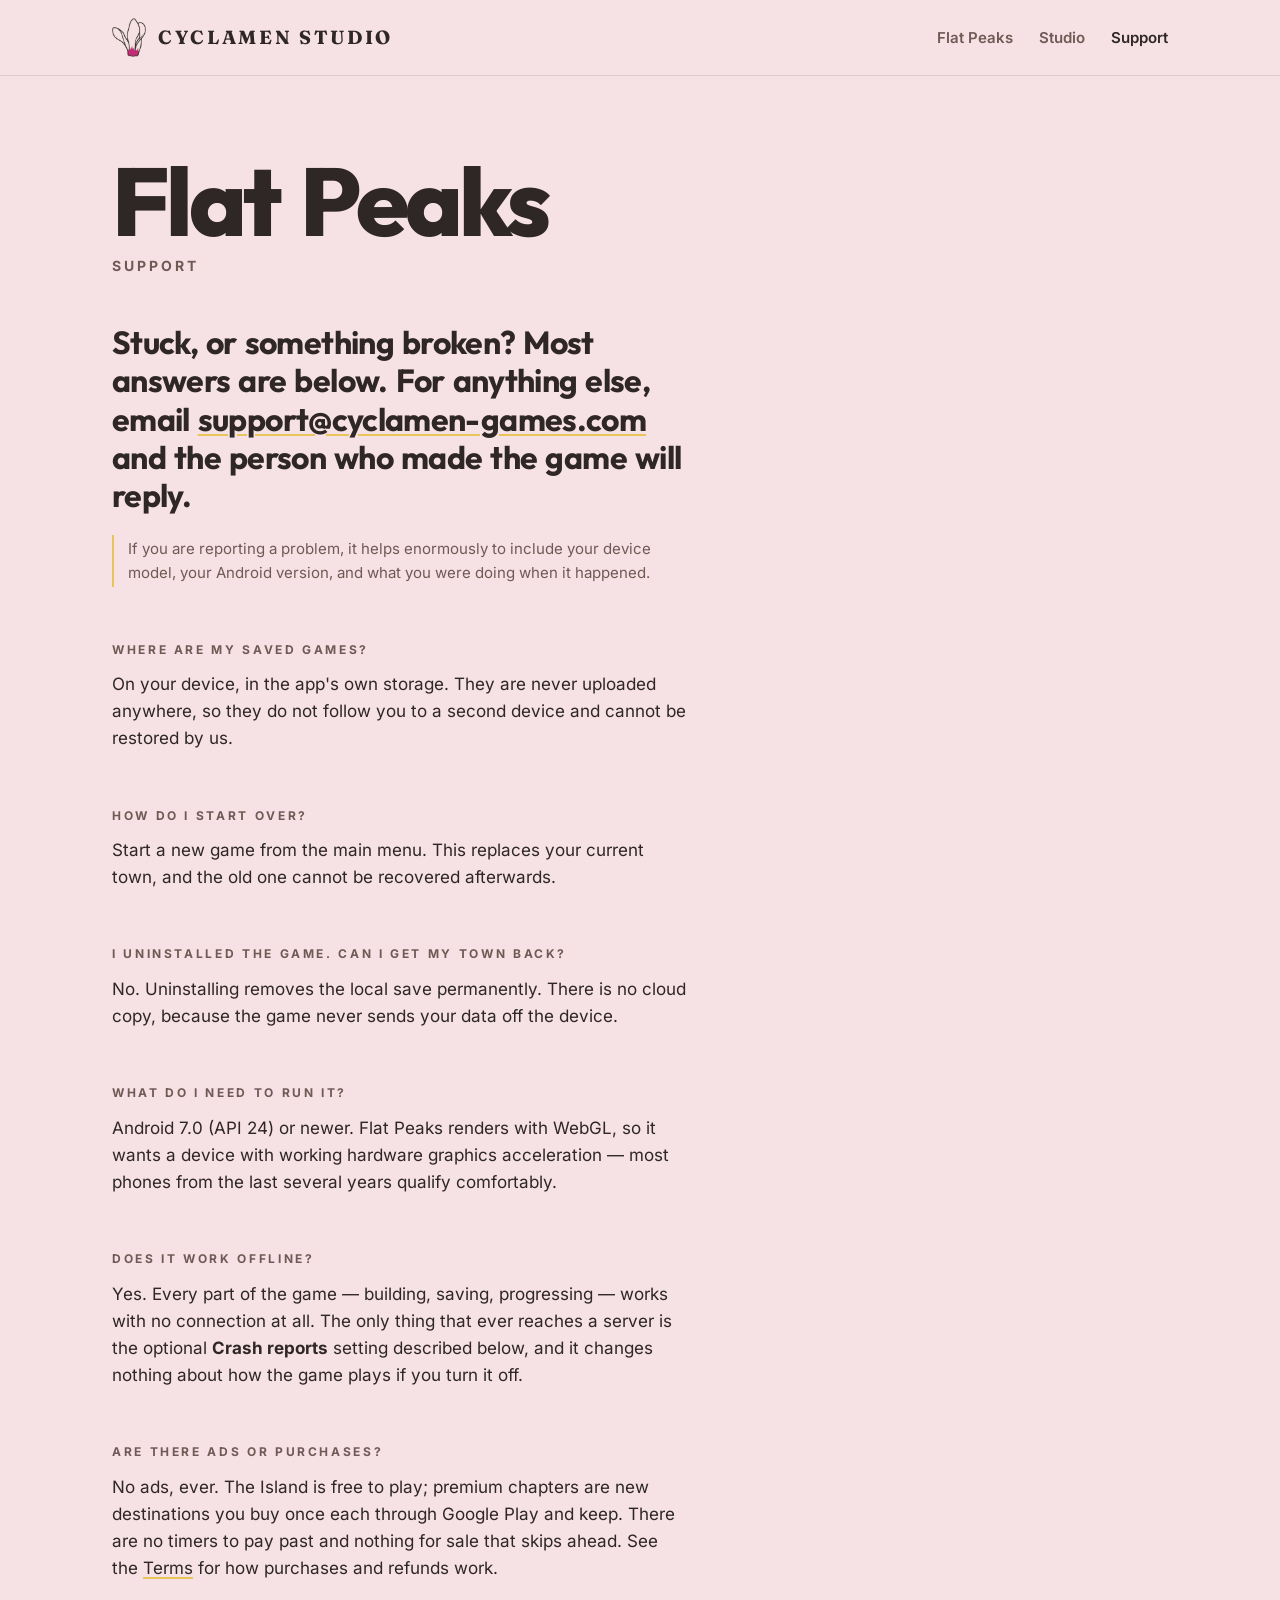
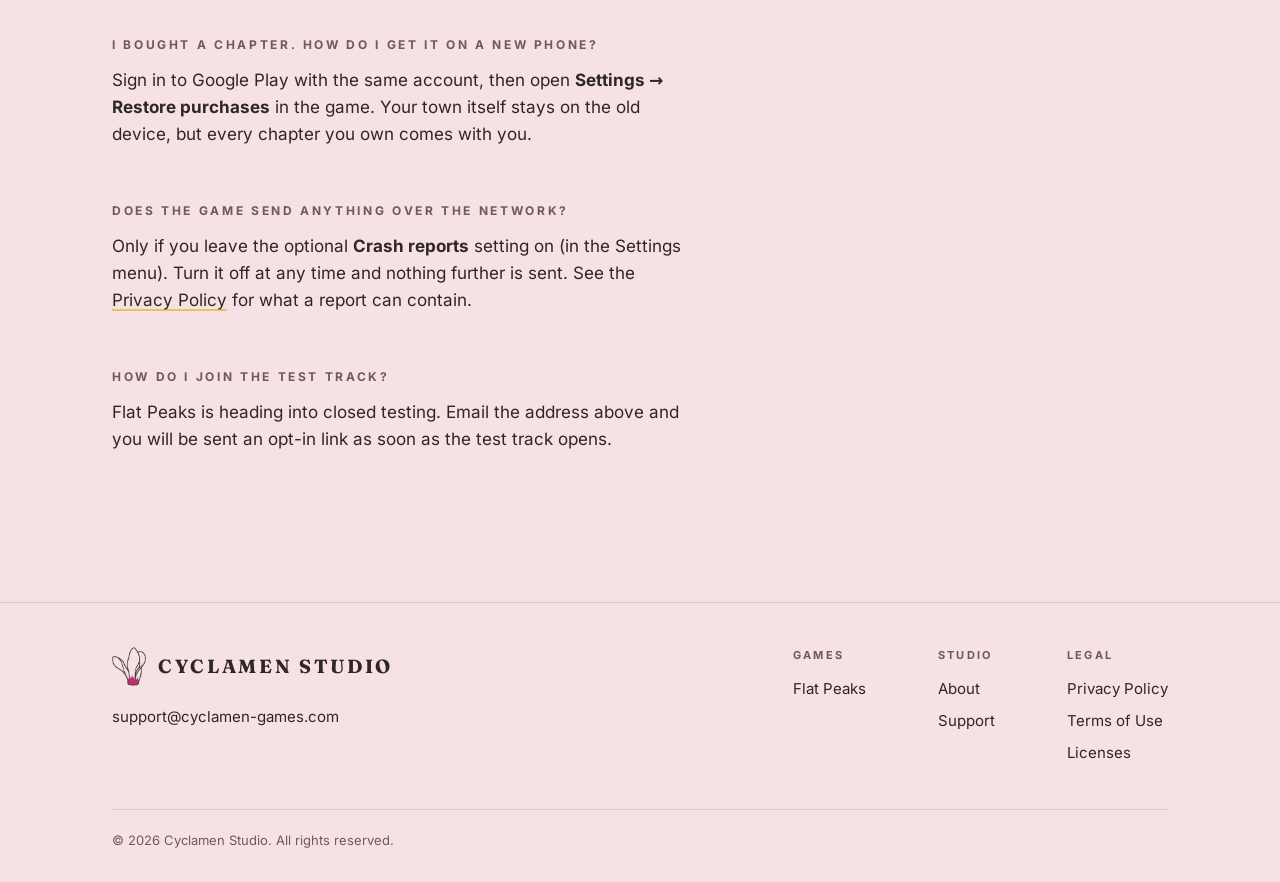
<file: support.html>
<!DOCTYPE html>
<html lang="en">
<head>
<meta charset="utf-8">
<meta name="viewport" content="width=device-width, initial-scale=1">
<title>Support | Flat Peaks</title>
<meta name="description" content="Help and contact details for Flat Peaks.">
<link rel="icon" href="/favicon.png" type="image/png">
<link rel="apple-touch-icon" href="/apple-touch-icon.png">
<link rel="stylesheet" href="style.css">
</head>
<body>

<header class="site-header">
  <div class="container">
    <a class="brand" href="/">
      <picture>
        <source srcset="/cyclamen-mark-dark.png" media="(prefers-color-scheme: dark)">
        <img class="brand-mark" src="/cyclamen-mark.png" alt="" width="40" height="46">
      </picture>
      <span class="brand-name">Cyclamen Studio</span>
    </a>
    <nav class="top-nav" aria-label="Main">
      <a href="/flat-peaks.html">Flat Peaks</a>
      <a href="/#studio">Studio</a>
      <a href="/support.html" aria-current="page">Support</a>
    </nav>
  </div>
</header>

<main class="wrap">

  <h1 class="wordmark">Flat Peaks</h1>
  <p class="tagline">Support</p>

  <p class="lede">
    Stuck, or something broken? Most answers are below. For anything else, email
    <a href="mailto:support@cyclamen-games.com">support@cyclamen-games.com</a>
    and the person who made the game will reply.
  </p>
  <p class="note">
    If you are reporting a problem, it helps enormously to include your device
    model, your Android version, and what you were doing when it happened.
  </p>

  <h2>Where are my saved games?</h2>
  <p>
    On your device, in the app's own storage. They are never uploaded anywhere, so
    they do not follow you to a second device and cannot be restored by us.
  </p>

  <h2>How do I start over?</h2>
  <p>
    Start a new game from the main menu. This replaces your current town, and the
    old one cannot be recovered afterwards.
  </p>

  <h2>I uninstalled the game. Can I get my town back?</h2>
  <p>
    No. Uninstalling removes the local save permanently. There is no cloud copy,
    because the game never sends your data off the device.
  </p>

  <h2>What do I need to run it?</h2>
  <p>
    Android 7.0 (API 24) or newer. Flat Peaks renders with WebGL, so it wants a
    device with working hardware graphics acceleration &mdash; most phones from the last
    several years qualify comfortably.
  </p>

  <h2>Does it work offline?</h2>
  <p>
    Yes. Every part of the game &mdash; building, saving, progressing &mdash; works with
    no connection at all. The only thing that ever reaches a server is the
    optional <strong>Crash reports</strong> setting described below, and it
    changes nothing about how the game plays if you turn it off.
  </p>

  <h2>Are there ads or purchases?</h2>
  <p>
    No ads, ever. The Island is free to play; premium chapters are new
    destinations you buy once each through Google Play and keep. There are no
    timers to pay past and nothing for sale that skips ahead. See the
    <a href="/terms.html">Terms</a> for how purchases and refunds work.
  </p>

  <h2>I bought a chapter. How do I get it on a new phone?</h2>
  <p>
    Sign in to Google Play with the same account, then open
    <strong>Settings &rarr; Restore purchases</strong> in the game. Your town
    itself stays on the old device, but every chapter you own comes with you.
  </p>

  <h2>Does the game send anything over the network?</h2>
  <p>
    Only if you leave the optional <strong>Crash reports</strong> setting on
    (in the Settings menu). Turn it off at any time and nothing further is
    sent. See the <a href="/privacy.html">Privacy Policy</a> for what a report
    can contain.
  </p>

  <h2>How do I join the test track?</h2>
  <p>
    Flat Peaks is heading into closed testing. Email the address above and you will be
    sent an opt-in link as soon as the test track opens.
  </p>

</main>

<footer class="site-footer">
  <div class="container footer-top">
    <div class="footer-brand">
      <a class="brand" href="/">
        <picture>
          <source srcset="/cyclamen-mark-dark.png" media="(prefers-color-scheme: dark)">
          <img class="brand-mark" src="/cyclamen-mark.png" alt="" width="40" height="46">
        </picture>
        <span class="brand-name">Cyclamen Studio</span>
      </a>
      <p><a href="mailto:support@cyclamen-games.com">support@cyclamen-games.com</a></p>
    </div>
    <div class="footer-cols">
      <div>
        <h4>Games</h4>
        <ul>
          <li><a href="/flat-peaks.html">Flat Peaks</a></li>
        </ul>
      </div>
      <div>
        <h4>Studio</h4>
        <ul>
          <li><a href="/#studio">About</a></li>
          <li><a href="/support.html">Support</a></li>
        </ul>
      </div>
      <div>
        <h4>Legal</h4>
        <ul>
          <li><a href="/privacy.html">Privacy Policy</a></li>
          <li><a href="/terms.html">Terms of Use</a></li>
          <li><a href="/licenses.html">Licenses</a></li>
        </ul>
      </div>
    </div>
  </div>
  <div class="container footer-bottom">
    <p>&copy; 2026 Cyclamen Studio. All rights reserved.</p>
  </div>
</footer>
</body>
</html>
</file>
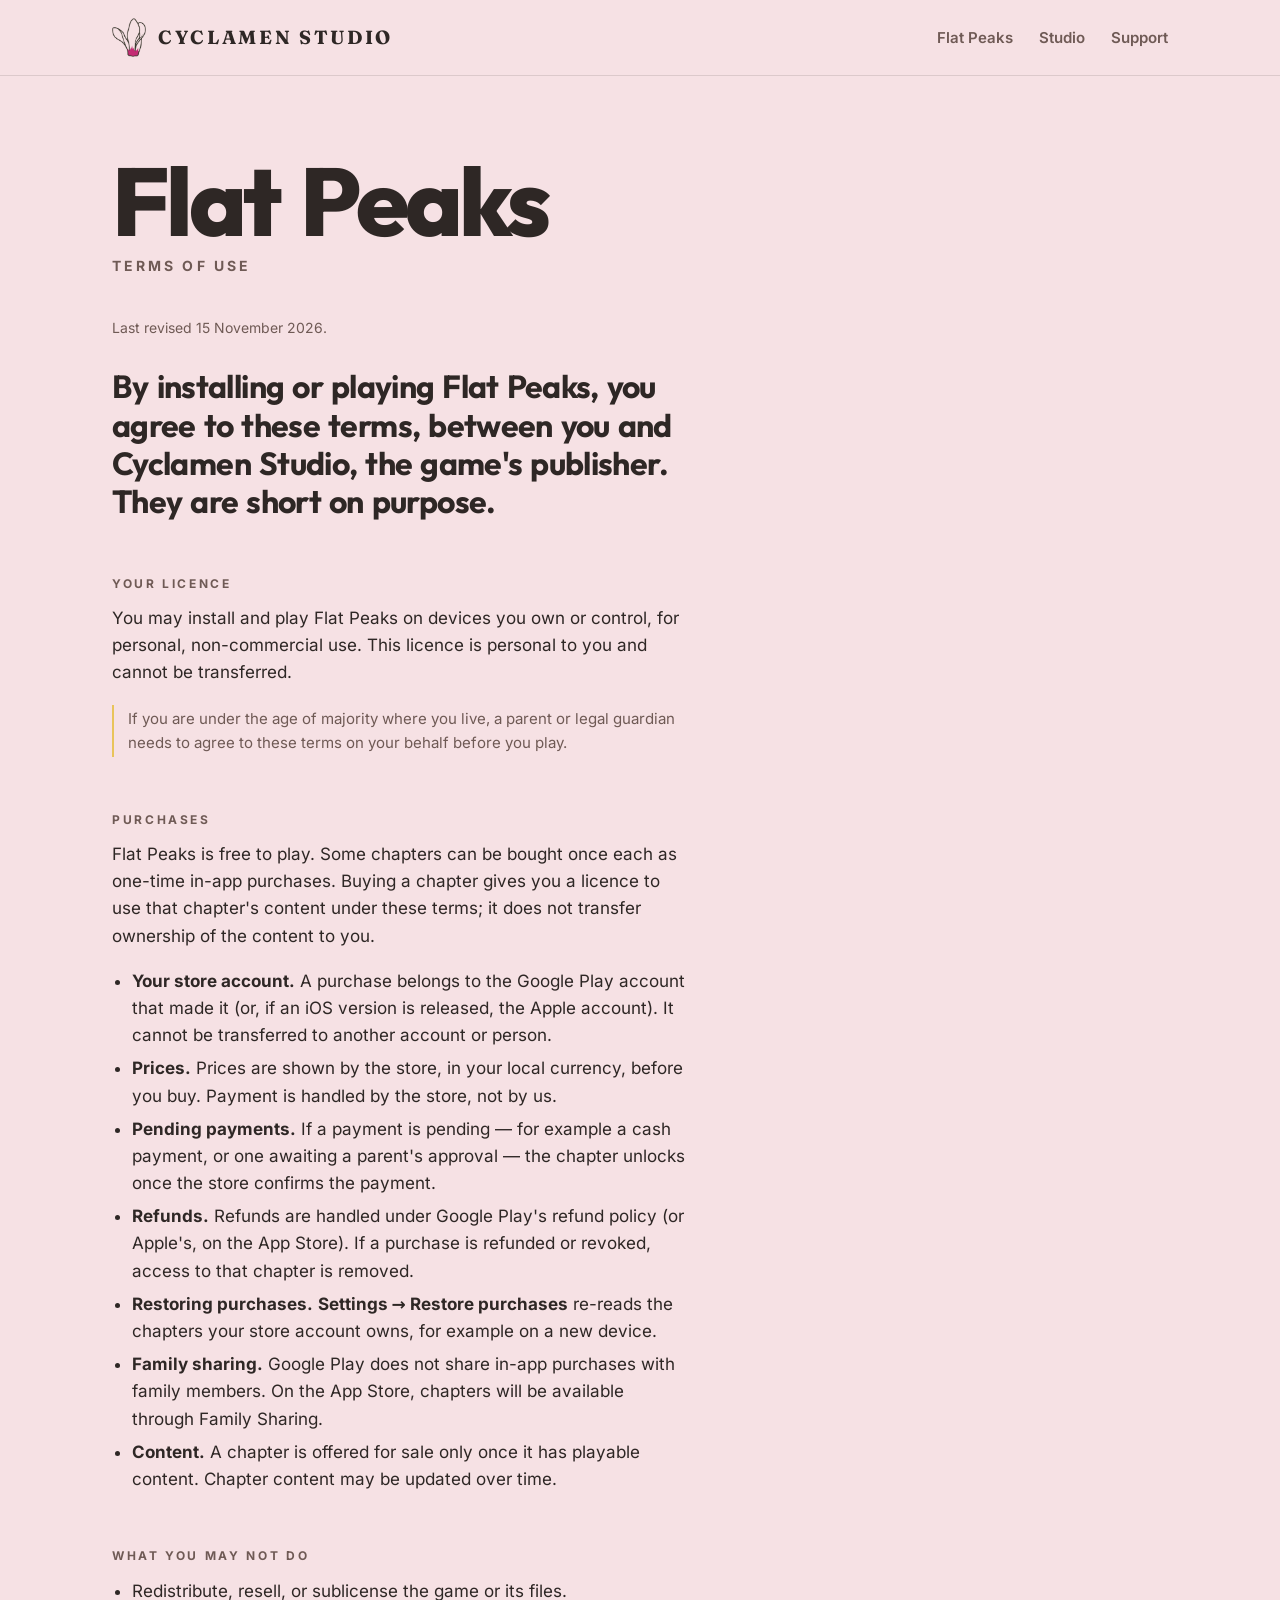
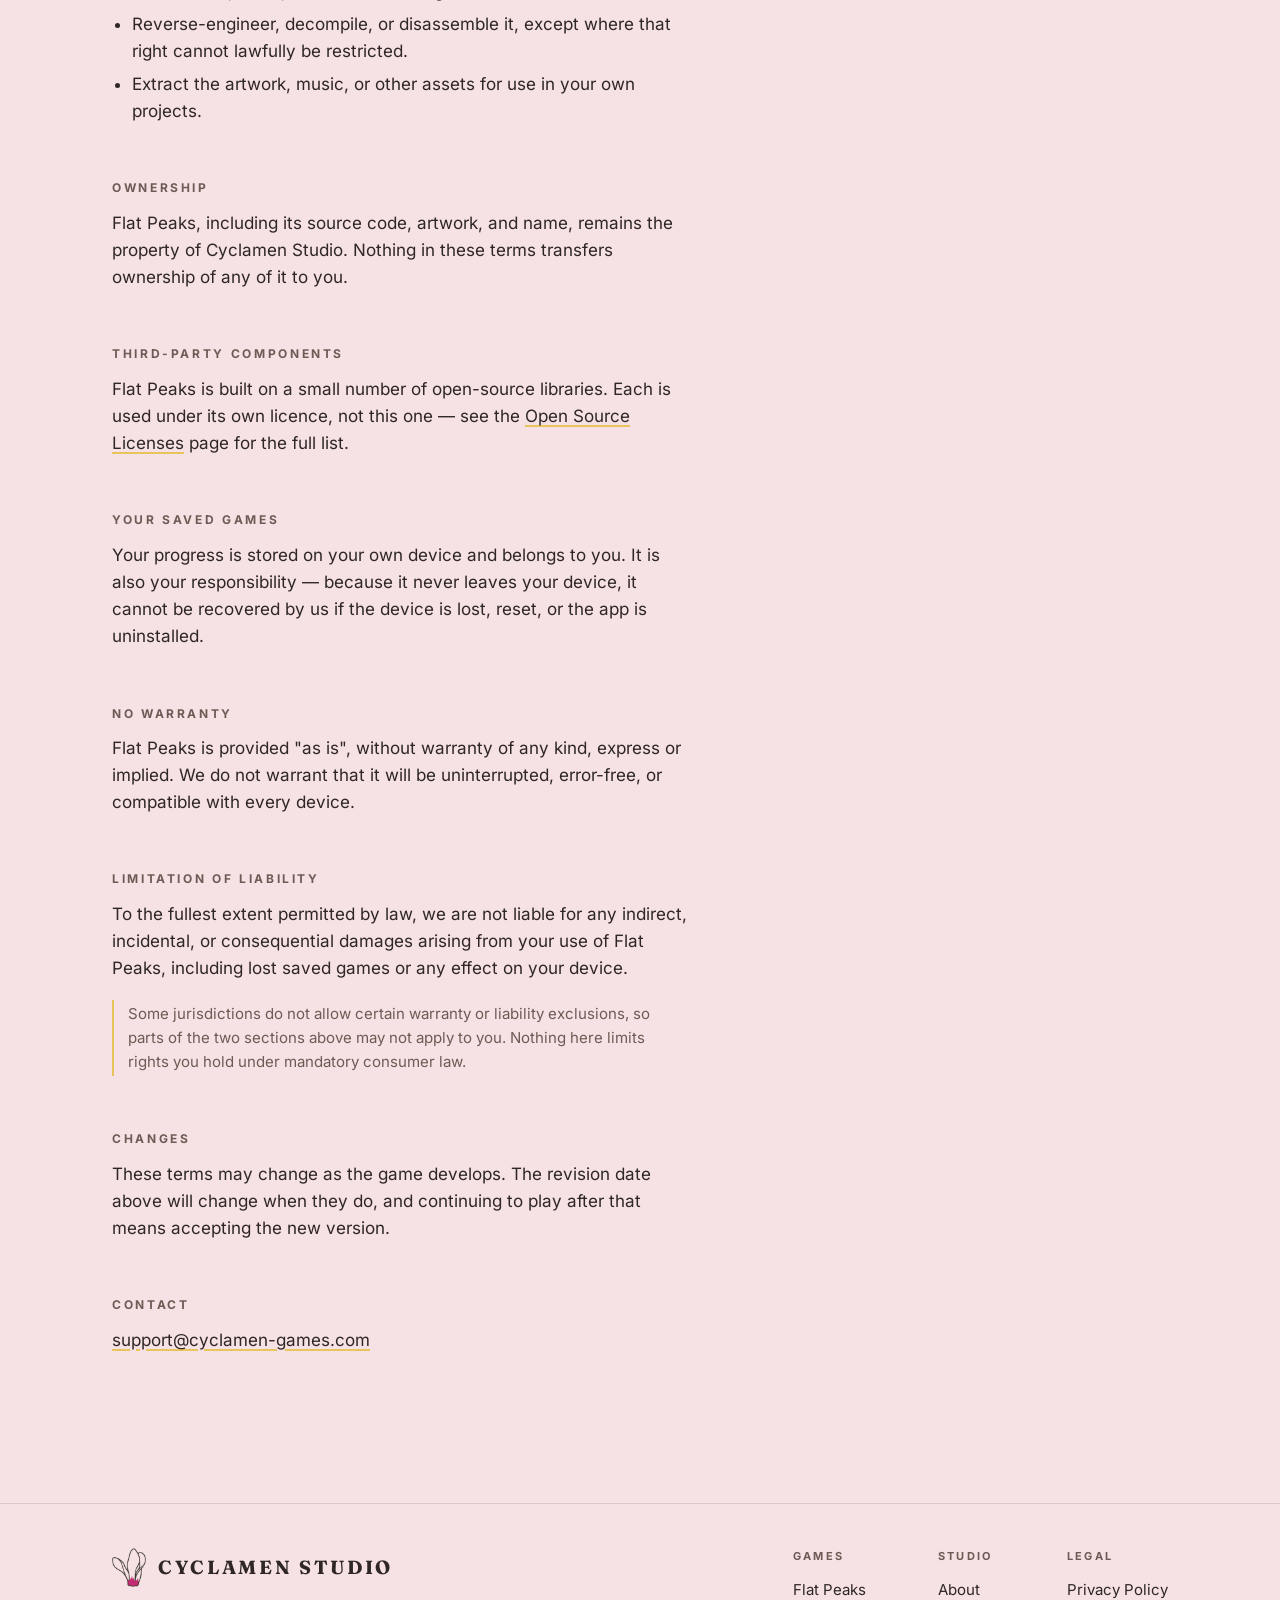
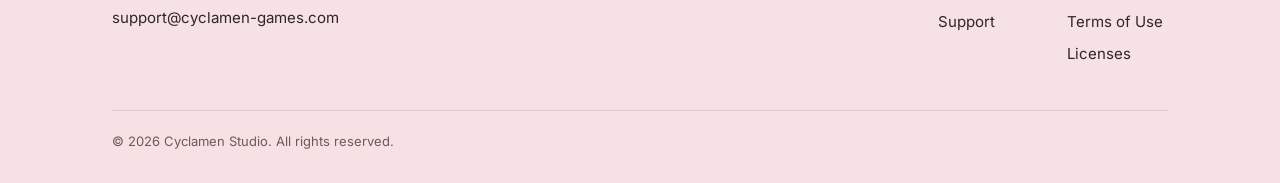
<file: terms.html>
<!DOCTYPE html>
<html lang="en">
<head>
<meta charset="utf-8">
<meta name="viewport" content="width=device-width, initial-scale=1">
<title>Terms of Use | Flat Peaks</title>
<meta name="description" content="Terms of use for the Flat Peaks game.">
<link rel="icon" href="/favicon.png" type="image/png">
<link rel="apple-touch-icon" href="/apple-touch-icon.png">
<link rel="stylesheet" href="style.css">
</head>
<body>

<header class="site-header">
  <div class="container">
    <a class="brand" href="/">
      <picture>
        <source srcset="/cyclamen-mark-dark.png" media="(prefers-color-scheme: dark)">
        <img class="brand-mark" src="/cyclamen-mark.png" alt="" width="40" height="46">
      </picture>
      <span class="brand-name">Cyclamen Studio</span>
    </a>
    <nav class="top-nav" aria-label="Main">
      <a href="/flat-peaks.html">Flat Peaks</a>
      <a href="/#studio">Studio</a>
      <a href="/support.html">Support</a>
    </nav>
  </div>
</header>

<main class="wrap">

  <h1 class="wordmark">Flat Peaks</h1>
  <p class="tagline">Terms of Use</p>

  <p class="updated">Last revised 15 November 2026.</p>

  <p class="lede">
    By installing or playing Flat Peaks, you agree to these terms, between you and
    Cyclamen Studio, the game's publisher. They are short on purpose.
  </p>

  <h2>Your licence</h2>
  <p>
    You may install and play Flat Peaks on devices you own or control, for personal,
    non-commercial use. This licence is personal to you and cannot be transferred.
  </p>
  <p class="note">
    If you are under the age of majority where you live, a parent or legal
    guardian needs to agree to these terms on your behalf before you play.
  </p>

  <h2>Purchases</h2>
  <p>
    Flat Peaks is free to play. Some chapters can be bought once each as
    one-time in-app purchases. Buying a chapter gives you a licence to use that
    chapter's content under these terms; it does not transfer ownership of the
    content to you.
  </p>
  <ul>
    <li><strong>Your store account.</strong> A purchase belongs to the Google
      Play account that made it (or, if an iOS version is released, the Apple
      account). It cannot be transferred to another account or person.</li>
    <li><strong>Prices.</strong> Prices are shown by the store, in your local
      currency, before you buy. Payment is handled by the store, not by us.</li>
    <li><strong>Pending payments.</strong> If a payment is pending &mdash; for
      example a cash payment, or one awaiting a parent's approval &mdash; the
      chapter unlocks once the store confirms the payment.</li>
    <li><strong>Refunds.</strong> Refunds are handled under Google Play's
      refund policy (or Apple's, on the App Store). If a purchase is refunded
      or revoked, access to that chapter is removed.</li>
    <li><strong>Restoring purchases.</strong> <strong>Settings &rarr; Restore
      purchases</strong> re-reads the chapters your store account owns, for
      example on a new device.</li>
    <li><strong>Family sharing.</strong> Google Play does not share in-app
      purchases with family members. On the App Store, chapters will be
      available through Family Sharing.</li>
    <li><strong>Content.</strong> A chapter is offered for sale only once it
      has playable content. Chapter content may be updated over time.</li>
  </ul>

  <h2>What you may not do</h2>
  <ul>
    <li>Redistribute, resell, or sublicense the game or its files.</li>
    <li>Reverse-engineer, decompile, or disassemble it, except where that right cannot lawfully be restricted.</li>
    <li>Extract the artwork, music, or other assets for use in your own projects.</li>
  </ul>

  <h2>Ownership</h2>
  <p>
    Flat Peaks, including its source code, artwork, and name, remains the property
    of Cyclamen Studio. Nothing in these terms transfers ownership of any of it to
    you.
  </p>

  <h2>Third-party components</h2>
  <p>
    Flat Peaks is built on a small number of open-source libraries. Each is used
    under its own licence, not this one &mdash; see the
    <a href="/licenses.html">Open Source Licenses</a> page for the full list.
  </p>

  <h2>Your saved games</h2>
  <p>
    Your progress is stored on your own device and belongs to you. It is also your
    responsibility &mdash; because it never leaves your device, it cannot be recovered by
    us if the device is lost, reset, or the app is uninstalled.
  </p>

  <h2>No warranty</h2>
  <p>
    Flat Peaks is provided "as is", without warranty of any kind, express or implied.
    We do not warrant that it will be uninterrupted, error-free, or compatible with
    every device.
  </p>

  <h2>Limitation of liability</h2>
  <p>
    To the fullest extent permitted by law, we are not liable for any indirect,
    incidental, or consequential damages arising from your use of Flat Peaks,
    including lost saved games or any effect on your device.
  </p>
  <p class="note">
    Some jurisdictions do not allow certain warranty or liability exclusions, so
    parts of the two sections above may not apply to you. Nothing here limits rights
    you hold under mandatory consumer law.
  </p>

  <h2>Changes</h2>
  <p>
    These terms may change as the game develops. The revision date above will change
    when they do, and continuing to play after that means accepting the new version.
  </p>

  <h2>Contact</h2>
  <p>
    <a href="mailto:support@cyclamen-games.com">support@cyclamen-games.com</a>
  </p>

</main>

<footer class="site-footer">
  <div class="container footer-top">
    <div class="footer-brand">
      <a class="brand" href="/">
        <picture>
          <source srcset="/cyclamen-mark-dark.png" media="(prefers-color-scheme: dark)">
          <img class="brand-mark" src="/cyclamen-mark.png" alt="" width="40" height="46">
        </picture>
        <span class="brand-name">Cyclamen Studio</span>
      </a>
      <p><a href="mailto:support@cyclamen-games.com">support@cyclamen-games.com</a></p>
    </div>
    <div class="footer-cols">
      <div>
        <h4>Games</h4>
        <ul>
          <li><a href="/flat-peaks.html">Flat Peaks</a></li>
        </ul>
      </div>
      <div>
        <h4>Studio</h4>
        <ul>
          <li><a href="/#studio">About</a></li>
          <li><a href="/support.html">Support</a></li>
        </ul>
      </div>
      <div>
        <h4>Legal</h4>
        <ul>
          <li><a href="/privacy.html">Privacy Policy</a></li>
          <li><a href="/terms.html">Terms of Use</a></li>
          <li><a href="/licenses.html">Licenses</a></li>
        </ul>
      </div>
    </div>
  </div>
  <div class="container footer-bottom">
    <p>&copy; 2026 Cyclamen Studio. All rights reserved.</p>
  </div>
</footer>
</body>
</html>
</file>
<file: style.css>
/* Self-hosted (SIL OFL, see fonts/): Outfit for statements, Inter for reading,
   Fraunces only for the gentle brand wordmark. */
@font-face {
  font-family: "Outfit";
  src: url("/fonts/outfit-latin.woff2") format("woff2");
  font-weight: 100 900;
  font-style: normal;
  font-display: swap;
}
@font-face {
  font-family: "Inter";
  src: url("/fonts/inter-latin.woff2") format("woff2");
  font-weight: 100 900;
  font-style: normal;
  font-display: swap;
}
@font-face {
  font-family: "Fraunces";
  src: url("/fonts/fraunces-latin.woff2") format("woff2");
  font-weight: 400 700;
  font-style: normal;
  font-display: swap;
}

:root {
  /* Blush paper, charcoal-brown ink, leaf green + pollen yellow accents. */
  --paper: #f6e1e4;
  --band: #f0d2d8;
  --ink: #2e2725;
  --muted: #6f5a55;
  --green: #46663f;
  --yellow: #e9c45a;
  --cyclamen: #9b2c66;
  --hairline: rgba(46, 39, 37, 0.13);
  /* The game card stays dark in both themes, like a framed print. */
  --card: #2e2725;
  --card-ink: #f6e1e4;
  --card-muted: #cdb5b3;
  --card-line: rgba(246, 225, 228, 0.28);
  --page: 66rem;
  --measure: 36rem;
  --display: "Outfit", "Arial Black", system-ui, sans-serif;
  --text: "Inter", system-ui, -apple-system, "Segoe UI", sans-serif;
  --brand: "Fraunces", Georgia, "Times New Roman", serif;
}

*, *::before, *::after { box-sizing: border-box; }

html { -webkit-text-size-adjust: 100%; scroll-behavior: smooth; }

::selection { background: var(--yellow); color: #2e2725; }

body {
  margin: 0;
  background: var(--paper);
  color: var(--ink);
  font: 400 17px/1.6 var(--text);
  font-feature-settings: "kern", "liga";
}

img { max-width: 100%; height: auto; }

/* Page-width container; text pages keep their children to a reading measure. */
.container,
.wrap {
  max-width: calc(var(--page) + 48px);
  margin: 0 auto;
  padding-left: 24px;
  padding-right: 24px;
}
.wrap { padding-top: clamp(48px, 9vh, 88px); padding-bottom: 32px; }
.wrap > * { max-width: var(--measure); }

/* --- Site header: brand left, nav right --- */
.site-header { border-bottom: 1px solid var(--hairline); }
.site-header .container {
  display: flex;
  flex-wrap: wrap;
  align-items: center;
  justify-content: space-between;
  gap: 12px 24px;
  padding-top: 18px;
  padding-bottom: 18px;
}

.brand {
  display: inline-flex;
  align-items: center;
  gap: 12px;
  text-decoration: none;
  color: var(--ink);
}
.brand:hover { color: var(--green); text-decoration: none; }

.brand-mark {
  display: block;
  width: 34px;
  height: auto;
  flex-shrink: 0;
}

.brand-name {
  margin: 0;
  font-family: var(--brand);
  font-size: 19px;
  letter-spacing: 0.14em;
  text-transform: uppercase;
  font-weight: 700;
  line-height: 1;
}

.top-nav {
  display: flex;
  flex-wrap: wrap;
  gap: 4px 26px;
  font-size: 15px;
  font-weight: 600;
}
.top-nav a { color: var(--muted); text-decoration: none; }
.top-nav a:hover,
.top-nav a[aria-current="page"] { color: var(--ink); }

/* Tight tracking on the display face pinches word gaps; give them back. */
.hero h1, h2.section-title, .game-title h3, .contacts h3, .wordmark, .lede { word-spacing: 0.08em; }

/* --- Home: hero --- */
.hero {
  padding-top: clamp(64px, 13vh, 128px);
  padding-bottom: clamp(56px, 10vh, 104px);
}
.hero h1 {
  margin: 0;
  max-width: 14ch;
  font-family: var(--display);
  font-weight: 800;
  font-size: clamp(56px, 10vw, 132px);
  line-height: 0.92;
  letter-spacing: -0.04em;
}
.hero em { font-style: normal; color: var(--cyclamen); }

/* --- Section heads --- */
.section-head {
  display: flex;
  align-items: baseline;
  justify-content: space-between;
  border-top: 1px solid var(--ink);
  padding-top: 16px;
  margin-bottom: 28px;
}
.section-head h2 { margin: 0; }
.section-head .count {
  font-family: var(--display);
  font-weight: 800;
  font-size: 22px;
  color: var(--muted);
}

h2.section-title {
  margin: 0 0 18px;
  font-family: var(--display);
  font-weight: 800;
  font-size: clamp(36px, 5vw, 56px);
  line-height: 1;
  letter-spacing: -0.03em;
  text-transform: none;
  color: var(--ink);
}

/* --- Game card --- */
.game-card {
  display: grid;
  grid-template-columns: minmax(0, 1.25fr) minmax(0, 1fr);
  background: var(--card);
  color: var(--card-ink);
  border-radius: 14px;
  overflow: hidden;
}
.game-art { display: block; min-height: 100%; }
.game-art img {
  display: block;
  width: 100%;
  height: 100%;
  object-fit: cover;
}
.game-body {
  padding: clamp(24px, 3.4vw, 40px);
  display: flex;
  flex-direction: column;
  justify-content: center;
}
.game-title {
  display: flex;
  flex-wrap: wrap;
  align-items: center;
  justify-content: space-between;
  gap: 10px 16px;
  margin-bottom: 14px;
}
.game-title h3 {
  margin: 0;
  font-family: var(--display);
  font-weight: 800;
  font-size: clamp(32px, 3.8vw, 44px);
  line-height: 1;
  letter-spacing: -0.03em;
  color: var(--card-ink);
}
.game-body p { margin: 0 0 14px; }
.game-meta {
  font-size: 14px;
  color: var(--card-muted);
}
.game-body .actions { margin: 14px 0 0; }

.badge {
  display: inline-block;
  padding: 5px 12px 4px;
  border-radius: 999px;
  background: var(--yellow);
  color: #2e2725;
  font-family: var(--text);
  font-size: 11px;
  font-weight: 700;
  letter-spacing: 0.16em;
  text-transform: uppercase;
  white-space: nowrap;
}

/* --- Studio band --- */
.band {
  background: var(--band);
  margin-top: clamp(72px, 12vh, 120px);
  padding: clamp(56px, 10vh, 104px) 0;
}
.split {
  display: grid;
  grid-template-columns: minmax(0, 1fr) minmax(0, 1fr);
  gap: 24px 48px;
}
.split p { margin: 0 0 18px; }

/* --- Contact blocks --- */
.contacts {
  display: grid;
  grid-template-columns: repeat(3, minmax(0, 1fr));
  gap: 32px 40px;
  padding-top: clamp(64px, 11vh, 112px);
  padding-bottom: clamp(24px, 4vh, 40px);
}
.contacts > div { border-top: 1px solid var(--ink); padding-top: 18px; }
.contacts h3 {
  margin: 0 0 8px;
  font-family: var(--display);
  font-weight: 800;
  font-size: 28px;
  line-height: 1.05;
  letter-spacing: -0.02em;
}
.contacts p { margin: 0 0 14px; font-size: 16px; color: var(--muted); }
.contacts .link { font-size: 16px; }

/* --- Big page title (interior pages) --- */
.wordmark {
  font-family: var(--display);
  margin: 0 0 10px;
  font-size: clamp(44px, 9.5vw, 96px);
  letter-spacing: -0.04em;
  line-height: 0.92;
  font-weight: 800;
  color: var(--ink);
}

.tagline {
  font-family: var(--text);
  margin: 0 0 clamp(28px, 5vh, 48px);
  font-size: clamp(12px, 2.6vw, 14px);
  letter-spacing: 0.22em;
  text-transform: uppercase;
  color: var(--muted);
  font-weight: 700;
}

/* Game page: copy beside the artwork on wide screens, artwork first on narrow. */
.wrap > .game-page { max-width: none; }
.game-page .copy { max-width: var(--measure); }
.art { margin: 0 0 clamp(32px, 6vh, 56px); }
.art img {
  display: block;
  width: 100%;
  border-radius: 10px;
}
@media (min-width: 900px) {
  .game-page {
    display: grid;
    grid-template-columns: minmax(0, var(--measure)) minmax(0, 1fr);
    gap: 56px;
    align-items: start;
  }
  .game-page .art {
    grid-column: 2;
    grid-row: 1;
    position: sticky;
    top: 24px;
  }
  .game-page .copy { grid-column: 1; grid-row: 1; }
}

/* --- Body copy --- */
h2 {
  font-family: var(--text);
  font-size: 12px;
  margin: 56px 0 14px;
  letter-spacing: 0.22em;
  text-transform: uppercase;
  color: var(--muted);
  font-weight: 700;
  line-height: 1.2;
}

p { margin: 0 0 18px; }
strong { font-weight: 700; color: var(--ink); }

a {
  color: var(--ink);
  text-decoration: underline;
  text-underline-offset: 3px;
  text-decoration-thickness: 2px;
  text-decoration-color: var(--yellow);
}
a:hover { text-decoration-color: var(--green); color: var(--green); }

ul { padding-left: 1.15em; margin: 0 0 18px; }
li { margin: 6px 0; }

.lede {
  font-family: var(--display);
  font-size: clamp(24px, 3.4vw, 32px);
  line-height: 1.2;
  font-weight: 700;
  color: var(--ink);
  margin: 0 0 20px;
  letter-spacing: -0.02em;
}

.updated {
  font-size: 14px;
  color: var(--muted);
  margin: -6px 0 28px;
}

/* --- Buttons --- */
.actions { display: flex; flex-wrap: wrap; gap: 12px; }

.cta {
  display: inline-block;
  margin: 10px 0 4px;
  padding: 13px 26px;
  background: var(--ink);
  color: var(--paper);
  text-decoration: none;
  font-size: 15px;
  font-weight: 700;
  border-radius: 999px;
  border: 1px solid var(--ink);
}
.actions .cta { margin: 0; }
.cta:hover {
  background: var(--green);
  border-color: var(--green);
  color: var(--paper);
  text-decoration: none;
}
.cta--soon,
.cta--soon:hover {
  background: transparent;
  color: var(--muted);
  border-color: var(--hairline);
  cursor: default;
}

/* Buttons on the dark game card. */
.game-card .cta {
  background: var(--yellow);
  border-color: var(--yellow);
  color: #2e2725;
}
.game-card .cta--ghost {
  background: transparent;
  border-color: var(--card-line);
  color: var(--card-ink);
}
.game-card .cta:hover {
  background: #a7c793;
  border-color: #a7c793;
  color: #2e2725;
}

.note {
  color: var(--muted);
  font-size: 15px;
  border-left: 2px solid var(--yellow);
  padding: 2px 0 2px 14px;
  margin: 18px 0;
}

/* --- Site footer --- */
.site-footer {
  border-top: 1px solid var(--hairline);
  margin-top: clamp(64px, 11vh, 112px);
  font-size: 15px;
}
.footer-top {
  display: flex;
  flex-wrap: wrap;
  justify-content: space-between;
  gap: 32px 48px;
  padding-top: 44px;
  padding-bottom: 36px;
}
.footer-brand p { margin: 12px 0 0; }
.footer-cols {
  display: flex;
  flex-wrap: wrap;
  gap: 28px 72px;
}
.footer-cols h4 {
  margin: 0 0 12px;
  font-family: var(--text);
  font-size: 11px;
  font-weight: 700;
  letter-spacing: 0.2em;
  text-transform: uppercase;
  color: var(--muted);
}
.footer-cols ul { list-style: none; padding: 0; margin: 0; }
.footer-cols li { margin: 0 0 8px; }
.site-footer a { color: var(--ink); text-decoration: none; }
.site-footer a:hover { color: var(--green); }
.footer-bottom {
  padding-bottom: 32px;
  font-size: 13px;
  color: var(--muted);
}
.footer-bottom p {
  margin: 0;
  border-top: 1px solid var(--hairline);
  padding-top: 20px;
}

/* --- Narrow screens --- */
@media (max-width: 760px) {
  .game-card,
  .split,
  .contacts { grid-template-columns: minmax(0, 1fr); }
  .game-art img { aspect-ratio: 16 / 10; height: auto; }
}

/* --- Dark mode --- */
@media (prefers-color-scheme: dark) {
  :root:not([data-theme="light"]) {
    --paper: #5a2340;
    --band: #4c1c36;
    --ink: #f4e6e4;
    --muted: #c3a5a8;
    --green: #a7c793;
    --yellow: #e8c66a;
    --cyclamen: #f3a6c9;
    --hairline: rgba(244, 230, 228, 0.14);
    --card: #34121f;
  }
}
</file>
